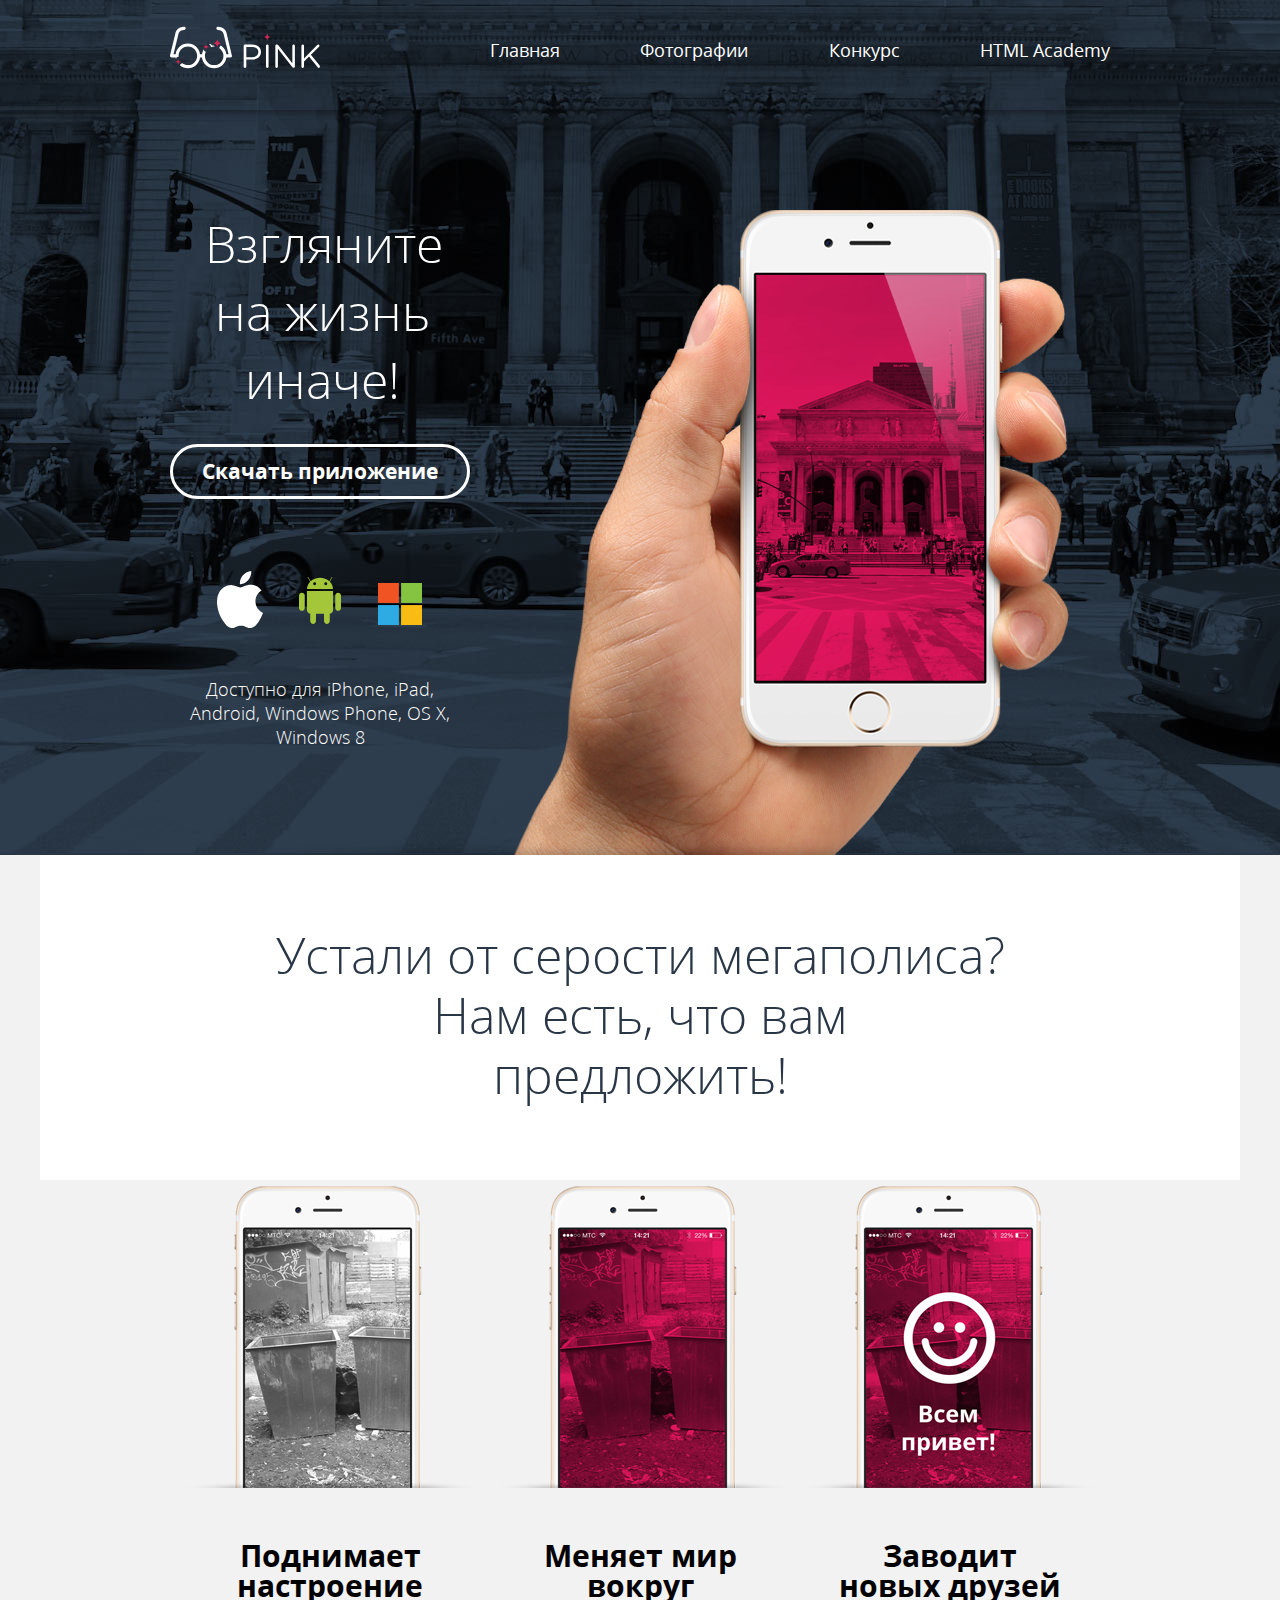
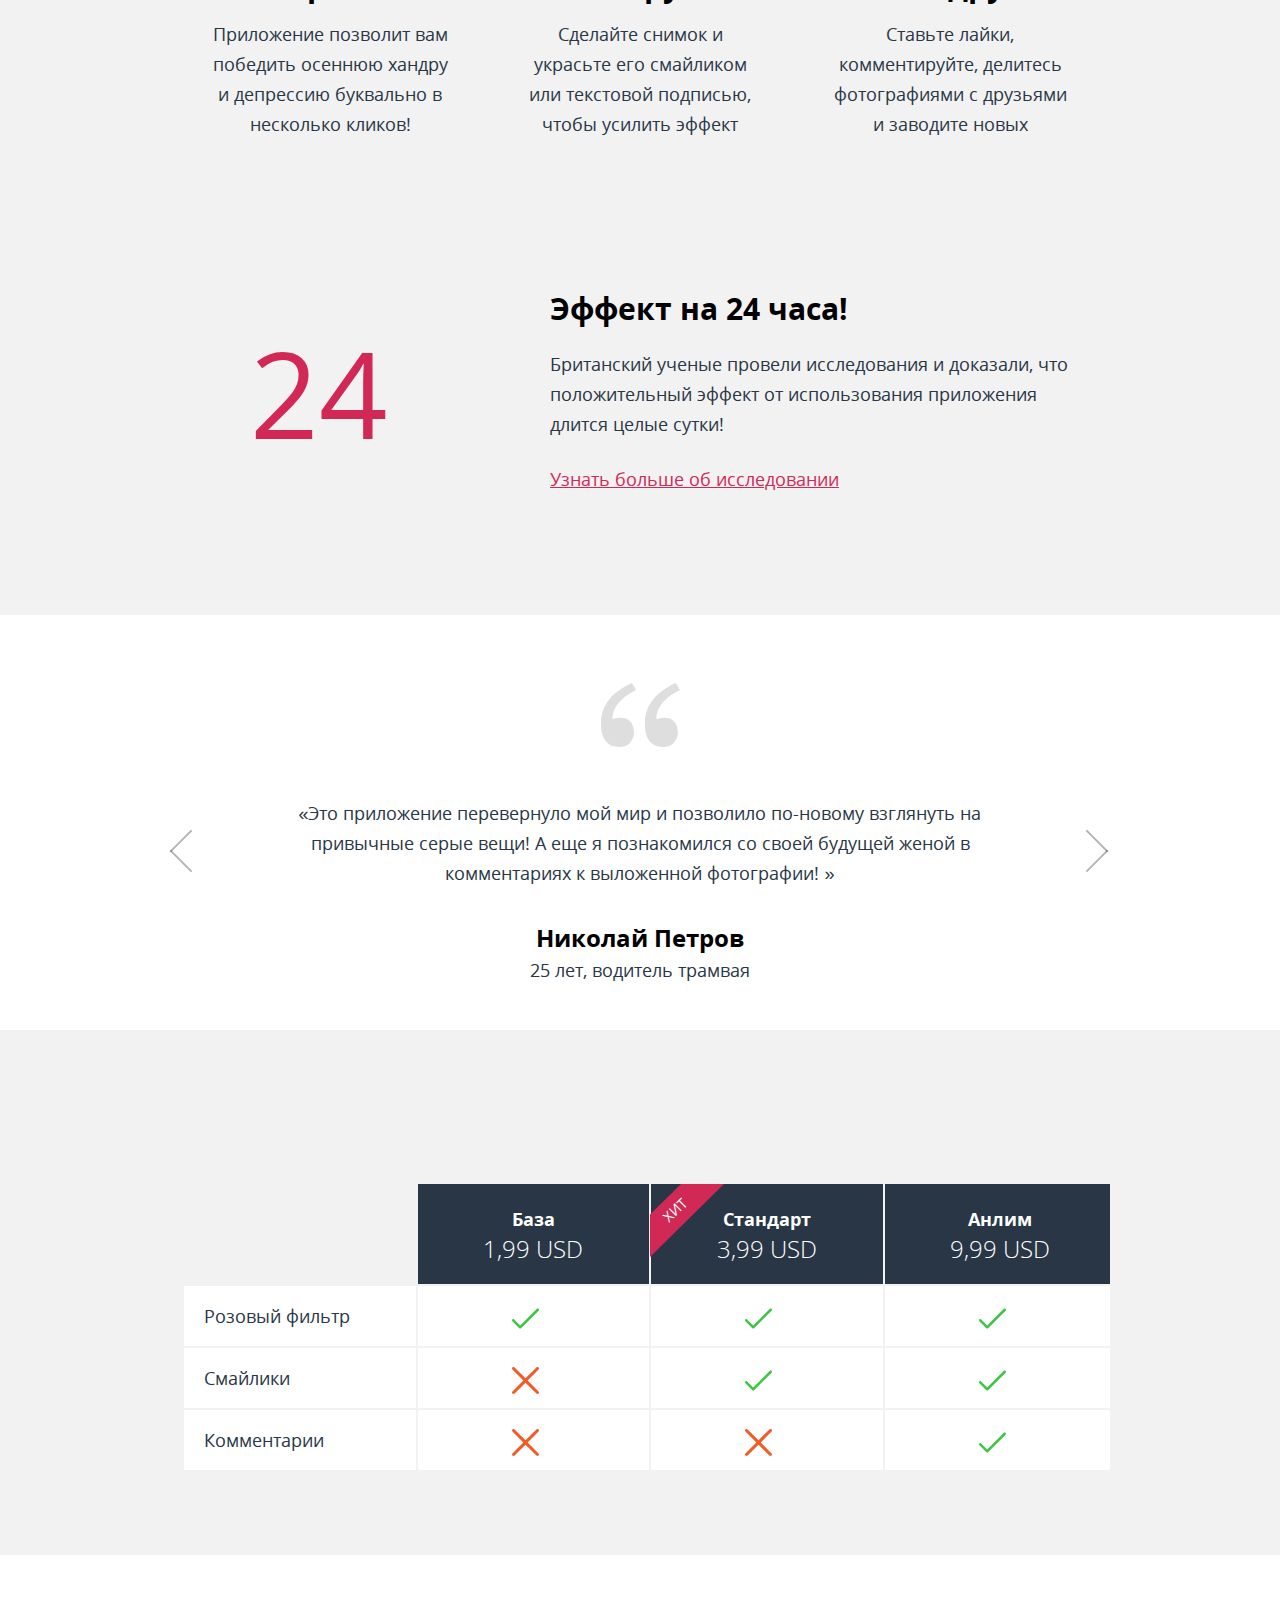
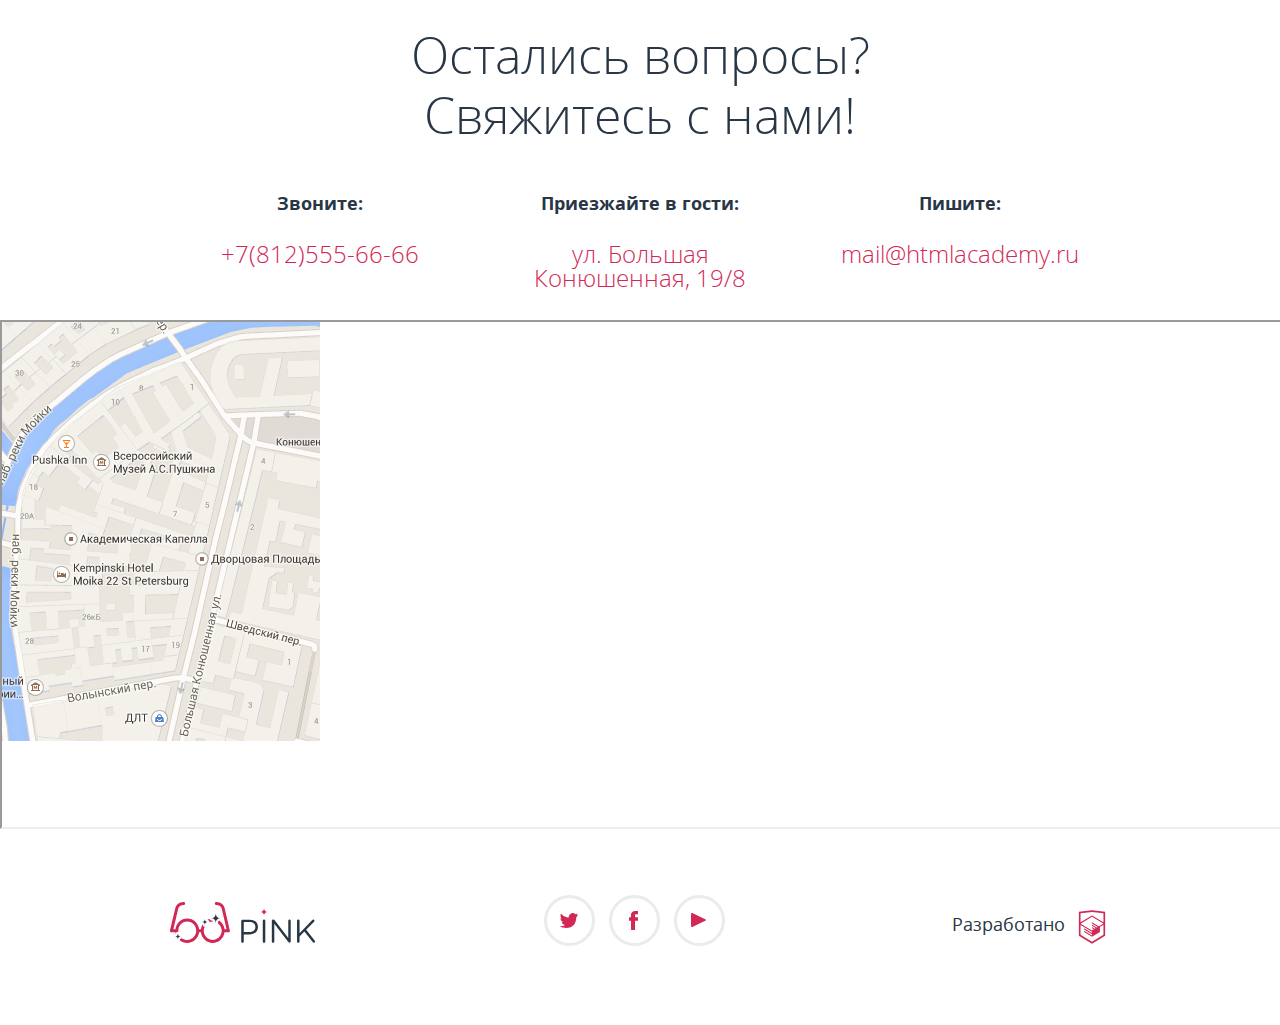
<file: index.html>
<!DOCTYPE html>
<html lang="ru">
  <head>
    <meta charset="utf-8">
    <meta name="viewport" content="width=device-width, initial-scale=1">
    <title>HTML Academy: Пинк</title>
    <link rel="stylesheet" href="css/style.css">
  </head>
  <body>
    <header class="page-header">
      <div class="page-header__wrapper">
      <a class="page-header__logo">
        <picture>
          <source media="(min-width: 1200px)" srcset="img/logo-pink-white-desktop.svg">
          <source media="(min-width: 660px)" srcset="img/logo-pink-white-tablet.svg">
          <img src="img/logo-pink-white-mobile.svg" width="80" height="30" alt="Пинк">
        </picture>
      </a>
      <nav class="main-nav main-nav--opened main-nav--nojs">
        <button class="main-nav__toggle" type="button">Открыть меню</button>
        <div class="main-nav__wrapper">
          <ul class="main-nav__list">
            <li class="main-nav__item main-nav__item--active">
              <a>Главная</a>
            </li>
            <li class="main-nav__item">
              <a href="photo.html">Фотографии</a>
            </li>
            <li class="main-nav__item">
              <a href="form.html">Конкурс</a>
            </li>
            <li class="main-nav__item">
              <a href="https://htmlacademy.ru/intensive/adaptive">HTML Academy</a>
            </li>
          </ul>
        </div>
      </nav>
      </div>
    </header>
    <main>
      <section class="page-title page-title--index">
        <h1>Взгляните на жизнь иначе!</h1>
        <div class="download">
          <div class="download__wrapper">
          <a class="download__btn btn" href="https://www.apple.com/ru/itunes/">Скачать приложение</a>
          <a class="download__link  download__link--ios" href="https://www.apple.com/ru/itunes/">Pink для iOS</a>
          <a class="download__link download__link--android" href="https://play.google.com/store">Pink на Android</a>
          <a class="download__link download__link--microsoft" href="https://www.microsoft.com/ru-by/">Windows Phone</a>
          <span class="download__paragraph">Доступно для iPhone, iPad, Android, Windows Phone, OS X, Windows 8</span>
          </div>
        </div>
      </section>
      <section class="benefits">
        <h2 class="benefits__title">
            <span class="benefits__title-question">Устали от серости мегаполиса?</span>
            <span  class="benefits__title-answer">Нам есть, что вам предложить!</span>
        </h2>
        <div class="benefits__wrapper">
          <div class="benefits__item">
            <h3 class="benefits__item-title">Поднимает настроение</h3>
            <p class="benefits__item-descr">Приложение позволит вам победить осеннюю хандру и депрессию буквально в несколько кликов!</p>
          </div>
          <div class="benefits__item">
            <h3 class="benefits__item-title">Меняет мир вокруг</h3>
            <p class="benefits__item-descr">Сделайте снимок и украсьте его смайликом или текстовой подписью, чтобы усилить эффект</p>
          </div>
          <div class="benefits__item">
            <h3 class="benefits__item-title">Заводит новых друзей</h3>
            <p class="benefits__item-descr">Ставьте лайки, комментируйте, делитесь фотографиями с друзьями и заводите новых</p>
          </div>
          <div class="benefits__item">
            <h3 class="benefits__item-title">Эффект на 24 часа!</h3>
            <p class="benefits__item-descr">Британский ученые провели исследования и доказали, что положительный эффект от использования приложения длится целые сутки!</p>
            <a class="benefits__link" href="#">Узнать больше об исследовании</a>
          </div>
        </div>
      </section>
      <section class="reviews">
        <div class="reviews__wrapper slider">
          <h2 class="reviews__title">Отзывы</h2> <!--скрыт-->
          <div class="reviews__list-wrapper slider-wrapper">
            <div class="reviews__list slider__inner">
              <blockquote class="reviews__item slider__item">
                <p>	&#171;Это приложение перевернуло мой мир и позволило по-новому взглянуть на привычные серые вещи! А еще я познакомился со своей будущей женой в комментариях к выложенной фотографии!	&#187;</p>
                <cite class="reviews__author-name">Николай Петров</cite>
                <span class="reviews__author-descr">25 лет, водитель трамвая</span>
              </blockquote>
            </div>
          </div>
          <button class="reviews__prev" type="button">Предыдущий отзыв</button>
          <button class="reviews__next" type="button">Следующий отзыв</button>
          <div class="reviews__pagination slider__pagination">
            <span class="slider__pagination-item slider__pagination-item--active"></span>
            <span class="slider__pagination-item"></span>
            <span class="slider__pagination-item"></span>
          </div>
        </div>
      </section>
      <section class="price">
        <div class="price__wrapper slider">
          <h2 class="price__title">Тарифы</h2> <!--скрыт-->
          <div class="price__table-wrapper slider-wrapper">
            <table class="price__table slider-inner">
              <tr>
                <th class="price__tariff price__tariff--empty"></th>
                <th class="price__tariff">База <span class="price__num">1,99 USD</span></th>
                <th class="price__tariff price__tariff--hit">Стандарт <span class="price__num">3,99 USD</span></th>
                <th class="price__tariff">Анлим <span class="price__num">9,99 USD</span></th>
              </tr>
              <tr>
                <td class="price__descr">Розовый фильтр</td>
                <td class="price__tick"><span class="price__tick--descr">Розовый фильтр</span>Есть</td>
                <td class="price__tick"><span class="price__tick--descr">Розовый фильтр</span>Есть</td>
                <td class="price__tick"><span class="price__tick--descr">Розовый фильтр</span>Есть</td>
              </tr>
              <tr>
                <td class="price__descr">Смайлики</td>
                <td class="price__cross"><span class="price__tick--descr">Смайлики</span>Нет</td>
                <td class="price__tick"><span class="price__tick--descr">Смайлики</span>Есть</td>
                <td class="price__tick"><span class="price__tick--descr">Смайлики</span>Есть</td>
              </tr>
              <tr>
                <td class="price__descr">Комментарии</td>
                <td class="price__cross"><span class="price__tick--descr">Комментарии</span>Нет</td>
                <td class="price__cross"><span class="price__tick--descr">Комментарии</span>Нет</td>
                <td class="price__tick"><span class="price__tick--descr">Комментарии</span>Есть</td>
              </tr>
            </table>
          </div>
          <div class="price__pagination slider__pagination">
            <span class="slider__pagination-item"></span>
            <span class="slider__pagination-item  slider__pagination-item--active"></span>
            <span class="slider__pagination-item"></span>
          </div>
        </div>
      </section>
      <section class="contacts">
        <div class="contacts__wrapper">
          <h2 class="contacts__title">Остались вопросы? Свяжитесь с нами!</h2>
          <div class="contacts__item">
            <h3>Звоните:</h3>
            <p>
              <a href="tel:+78125556666">+7(812)555-66-66</a>
            </p>
          </div>
          <div class="contacts__item">
            <h3>Приезжайте в гости:</h3>
            <p>ул. Большая Конюшенная, 19/8</p>
          </div>
          <div class="contacts__item">
            <h3>Пишите:</h3>
            <p>
              <a href="#">mail@htmlacademy.ru</a>
            </p>
          </div>
        </div>
      </section>
      <div class="map">
        <iframe src="https://www.google.com/maps/embed?pb=!1m18!1m12!1m3!1d1998.5991043651568!2d30.320894615867413!3d59.938794181876276!2m3!1f0!2f0!3f0!3m2!1i1024!2i768!4f13.1!3m3!1m2!1s0x4696310fca5ba729%3A0xea9c53d4493c879f!2z0JHQvtC70YzRiNCw0Y8g0JrQvtC90Y7RiNC10L3QvdCw0Y8g0YPQuy4sIDE5LCDQodCw0L3QutGCLdCf0LXRgtC10YDQsdGD0YDQsywgMTkxMTg2!5e0!3m2!1sru!2sru!4v1494188979570" allowfullscreen></iframe>
      </div>
    </main>
    <footer class="page-footer page-footer--index">
      <div class="page-footer__wrapper">
        <div class="page-footer__logo">
          <picture>
            <source media="(min-width: 1200px)" srcset="img/logo-pink-blue-desktop.svg">
            <img src="img/logo-pink-blue-mobile.svg" width="145" height="50" alt="Пинк">
          </picture>
        </div>
        <div class="page-footer__social">
          <a class="social-link social-link--tw" href="#">Твиттер</a>
          <a class="social-link social-link--fb" href="#">Фейсбук</a>
          <a class="social-link social-link--youtube" href="#">Ютуб</a>
        </div>
        <div class="page-footer__copyright">
          <a href="https://htmlacademy.ru/intensive/adaptive">Разработано</a>
        </div>
      </div>
    </footer>
    <script src="js/picturefill.js"></script>
    <script src="js/script.js"></script>
  </body>
</html>
</file>
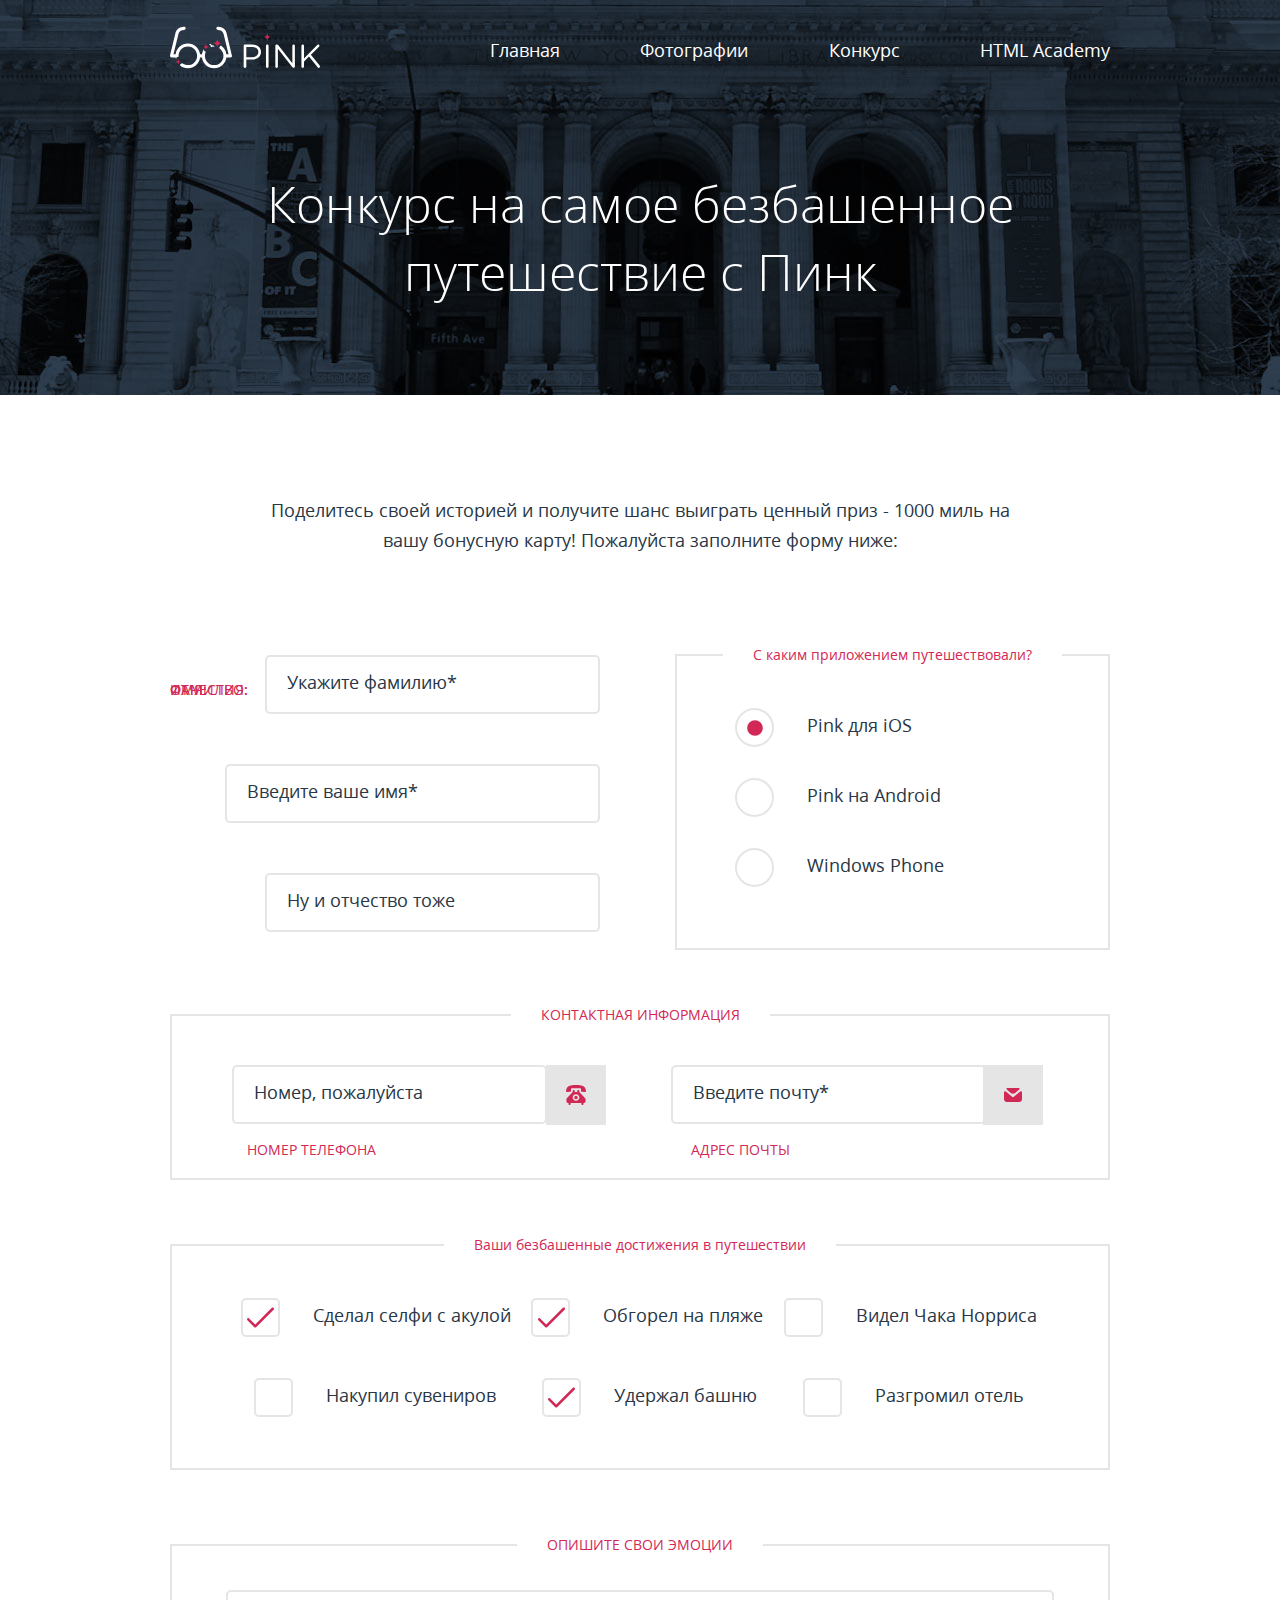
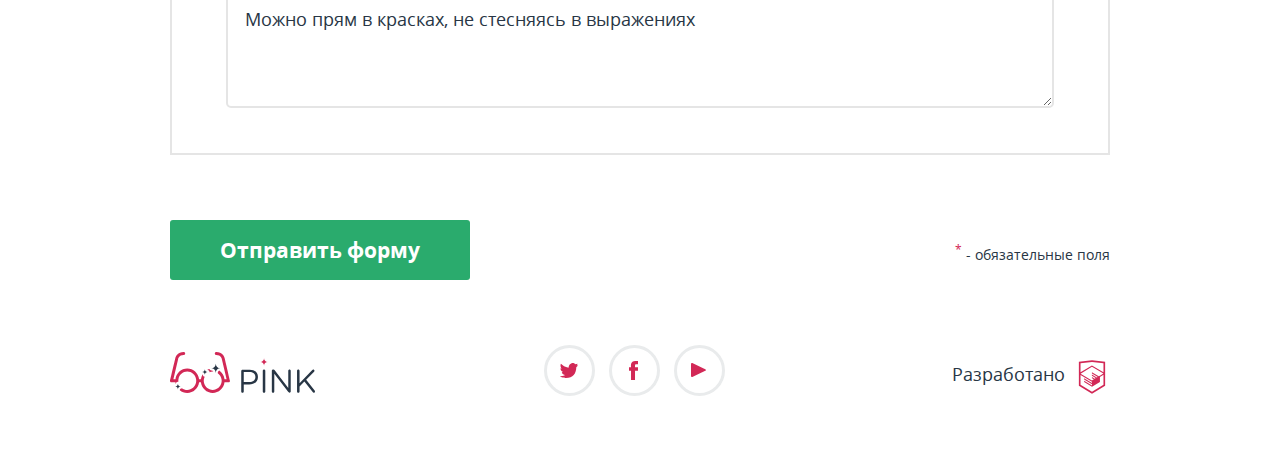
<file: form.html>
<!DOCTYPE html>
<html lang="ru">
  <head>
    <meta charset="utf-8">
    <meta name="viewport" content="width=device-width, initial-scale=1">
    <title>HTML Academy: Пинк</title>
    <link rel="stylesheet" href="css/style.css">
  </head>
  <body>
    <header class="page-header">
      <div class="page-header__wrapper">
      <a class="page-header__logo" href="index.html">
        <picture>
          <source media="(min-width: 1200px)" srcset="img/logo-pink-white-desktop.svg">
          <source media="(min-width: 660px)" srcset="img/logo-pink-white-tablet.svg">
          <img src="img/logo-pink-white-mobile.svg" width="80" height="30" alt="Пинк">
        </picture>
      </a>
      <nav class="main-nav main-nav--opened main-nav--nojs">
        <button class="main-nav__toggle" type="button">Открыть меню</button>
        <div class="main-nav__wrapper">
          <ul class="main-nav__list">
            <li class="main-nav__item">
              <a href="index.html">Главная</a>
            </li>
            <li class="main-nav__item">
              <a href="photo.html">Фотографии</a>
            </li>
            <li class="main-nav__item  main-nav__item--active">
              <a>Конкурс</a>
            </li>
            <li class="main-nav__item">
              <a href="https://htmlacademy.ru/intensive/adaptive">HTML Academy</a>
            </li>
          </ul>
        </div>
      </nav>
      </div>
    </header>
    <main>
    <section class="form">
      <div class="page-title">
        <h1>Конкурс на самое безбашенное путешествие с Пинк</h1>
      </div>
      <div class="form__wrapper">
        <p class="form__descr descr">Поделитесь своей историей и получите шанс выиграть ценный приз - 1000 миль на вашу бонусную карту!
          <span class="descr__part">Пожалуйста заполните форму ниже:</span>
        </p>
        <form class="form__field" action="https://echo.htmlacademy.ru" method="get">

          <fieldset class="form__section form__section--name text">
            <label class="text__label" for="last-name">Фамилия:</label>
            <input class="text__input input" type="text" id="last-name" name="last-name" placeholder="Укажите фамилию*" required>
            <label class="text__label" for="first-name">Имя:</label>
            <input class="text__input input input--long" type="text" id="first-name" name="first-name" placeholder="Введите ваше имя*" required>
            <label class="text__label" for="middle-name">Отчество:</label>
            <input class="text__input input" type="text" id="middle-name" name="middle-name" placeholder="Ну и отчество тоже">
          </fieldset>

          <fieldset class="form__section form__section--achievements form__section--grey">
            <legend class="form__section-title">Ваши безбашенные достижения в путешествии</legend>
            <ul class="form__section-list">
              <li class="custom-checkbox">
                <input class="custom-checkbox__input" type="checkbox" id="shark" name="achievements" value="Сделал селфи с акулой" checked>
                <label class="custom-checkbox__label" for="shark">Сделал селфи с акулой</label>
              </li>
              <li class="custom-checkbox">
                <input class="custom-checkbox__input" type="checkbox" id="beach" name="achievements" value="Обгорел на пляже" checked>
                <label class="custom-checkbox__label" for="beach">Обгорел на пляже</label>
              </li>
              <li class="custom-checkbox">
                <input class="custom-checkbox__input" type="checkbox" id="norris" name="achievements" value="Видел Чака Норриса">
                <label class="custom-checkbox__label" for="norris">Видел Чака Норриса</label>
              </li>
              <li class="custom-checkbox">
                <input class="custom-checkbox__input" type="checkbox" id="souvenirs" name="achievements" value="Накупил сувениров">
                <label class="custom-checkbox__label" for="souvenirs">Накупил сувениров</label>
              </li>
              <li class="custom-checkbox">
                <input class="custom-checkbox__input" type="checkbox" id="tower" name="achievements" value="Удержал башню" checked>
                <label class="custom-checkbox__label" for="tower">Удержал башню</label>
              </li>
              <li class="custom-checkbox">
                <input class="custom-checkbox__input" type="checkbox" id="hotel" name="achievements" value="Разгромил отель">
                <label class="custom-checkbox__label" for="hotel">Разгромил отель</label>
              </li>
            </ul>
          </fieldset>

          <fieldset class="form__section form__section--contacts text">
            <legend class="form__section-title form__section-title--hidden">Контактная информация</legend>
            <label class="text__label text__label--low" for="tel">Номер телефона</label>
            <input class="text__input input input--short input--left" type="tel" id="tel" name="tel" placeholder="Номер, пожалуйста">
            <label class="text__label text__label--low text__label--right" for="email">Адрес почты</label>
            <input class="text__input input input--short input--right" type="email" id="email" name="email" placeholder="Введите почту*" required>
          </fieldset>

          <fieldset class="form__section form__section--app form__section--grey">
            <legend class="form__section-title">С каким приложением путешествовали?</legend>
            <ul class="form__section-list">
              <li class="custom-radio">
                <input class="custom-radio__input" type="radio" id="ios" name="app" value="Pink для iOS" checked>
                <label class="custom-radio__label" for="ios">Pink для iOS</label>
              </li>
              <li class="custom-radio">
                <input class="custom-radio__input" type="radio" id="android" name="app" value="Pink на Android">
                <label class="custom-radio__label" for="android">Pink на Android</label>
              </li>
              <li class="custom-radio">
                <input class="custom-radio__input" type="radio" id="microsoft" name="app" value="Windows Phone">
                <label class="custom-radio__label" for="microsoft">Windows Phone</label>
              </li>
            </ul>
          </fieldset>

          <fieldset class="form__section form__section--comment text">
            <legend class="form__section-title  form__section-title--white">Опишите свои эмоции</legend>
            <textarea class="text__field" id="textarea" name="text" placeholder="Можно прям в красках, не стесняясь в выражениях"></textarea>
          </fieldset>

          <button class="form__btn btn btn--green" type="submit">Отправить форму</button>
          <span class="form__legend"><sup>*</sup> - обязательные поля</span>

        </form>
      </div>
    </section>
    </main>
    <footer class="page-footer">
      <div class="page-footer__wrapper">
        <div class="page-footer__logo">
          <picture>
            <source media="(min-width: 1200px)" srcset="img/logo-pink-blue-desktop.svg">
            <img src="img/logo-pink-blue-mobile.svg" width="145" height="50" alt="Пинк">
          </picture>
        </div>
        <div class="page-footer__social">
          <a class="social-link social-link--tw" href="#">Твиттер</a>
          <a class="social-link social-link--fb" href="#">Фейсбук</a>
          <a class="social-link social-link--youtube" href="#">Ютуб</a>
        </div>
        <div class="page-footer__copyright">
          <a href="#">Разработано</a>
        </div>
      </div>
    </footer>
    <div class="modal modal--error">
      <b class="modal__title">Что-то пошло не так!</b>
      <p class="modal__text">Проверьте поля, выделенные красным, скорее всего вы забыли их заполнить</p>
      <button class="modal__close btn btn--green" type="button" title="Ок">Ок</button>
    </div>
    <div class="modal modal--success">
      <b class="modal__title modal__title--wide">Ваша заявка отправлена</b>
      <p class="modal__text modal__text--wide">Спасибо за ваше участие, ваша заявка уже поступила к нам. В ближайшее время мы рассмотрим ее и оповестим вас.</p>
      <button class="modal__close modal__close--grey btn btn--green" type="button" title="Закрыть окно">Закрыть окно</button>
    </div>
    <script src="js/picturefill.js"></script>
    <script src="js/script.js"></script>
  </body>
</html>
</file>
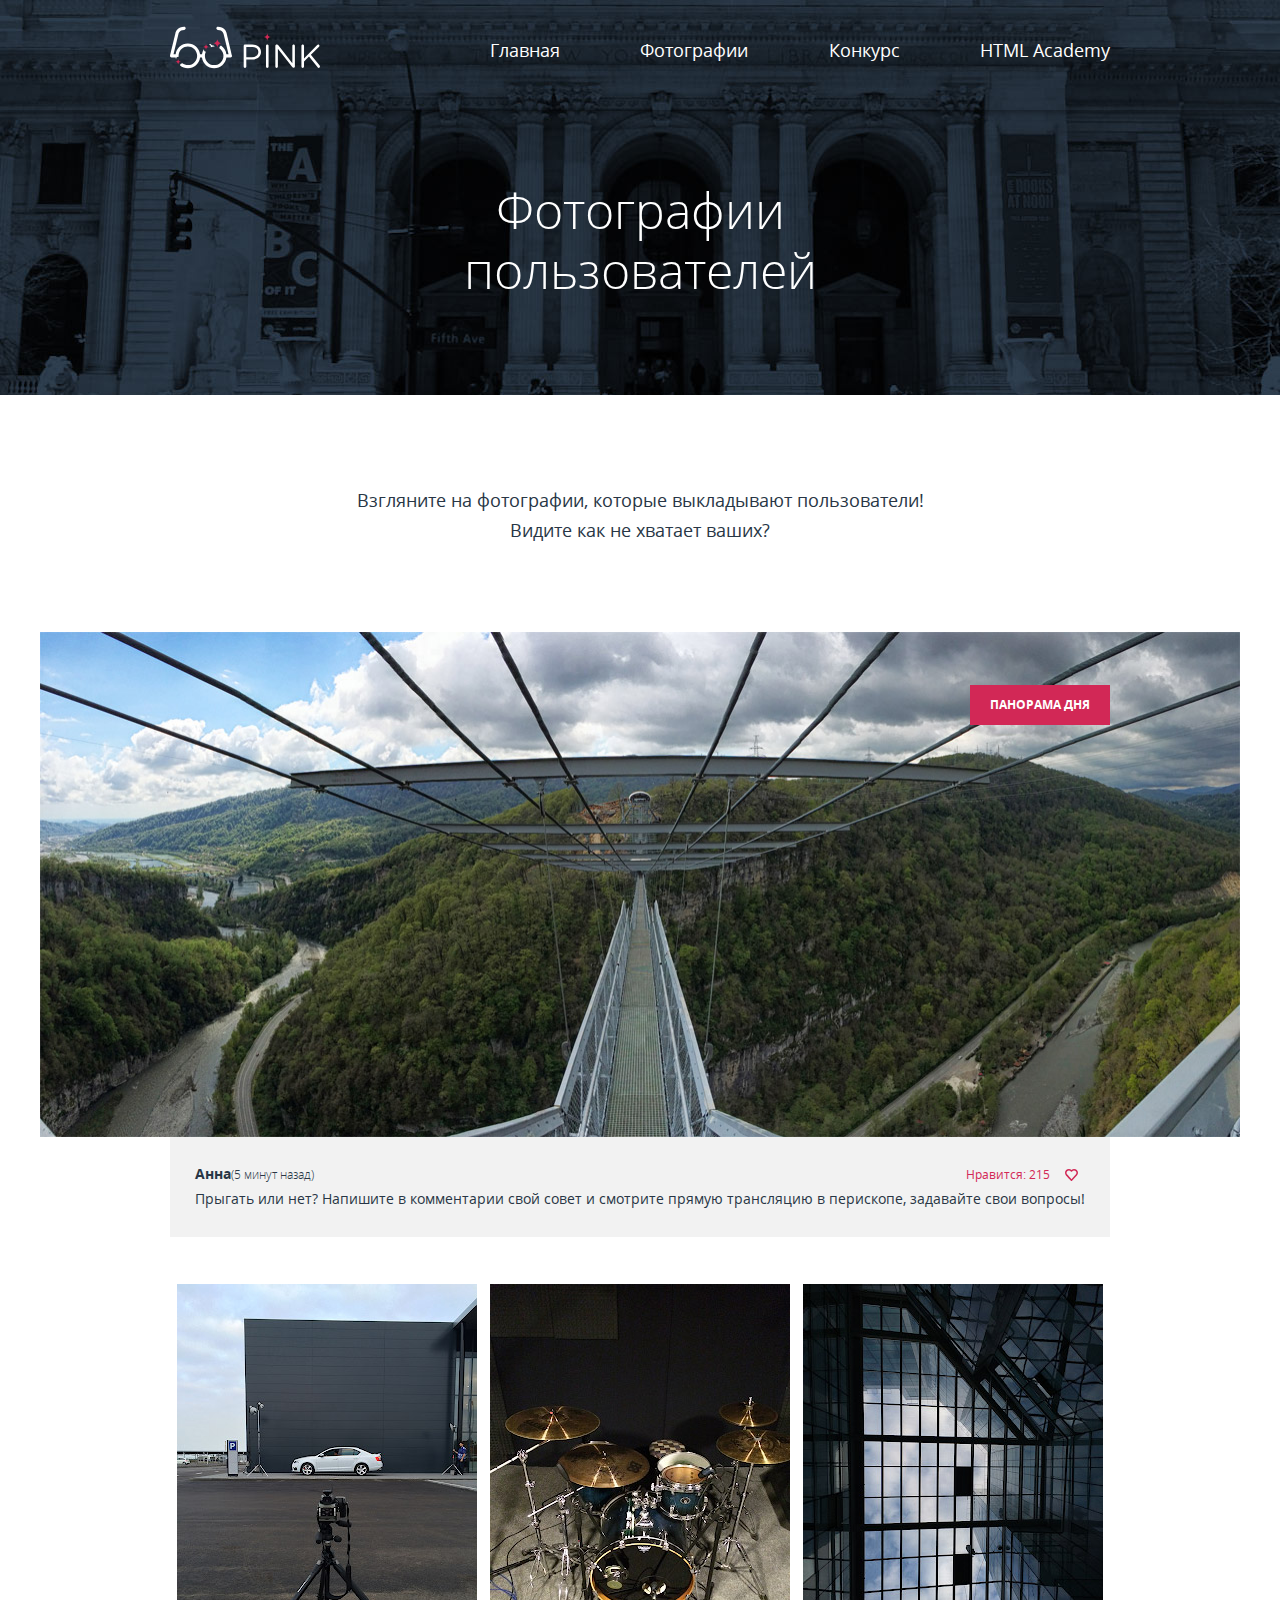
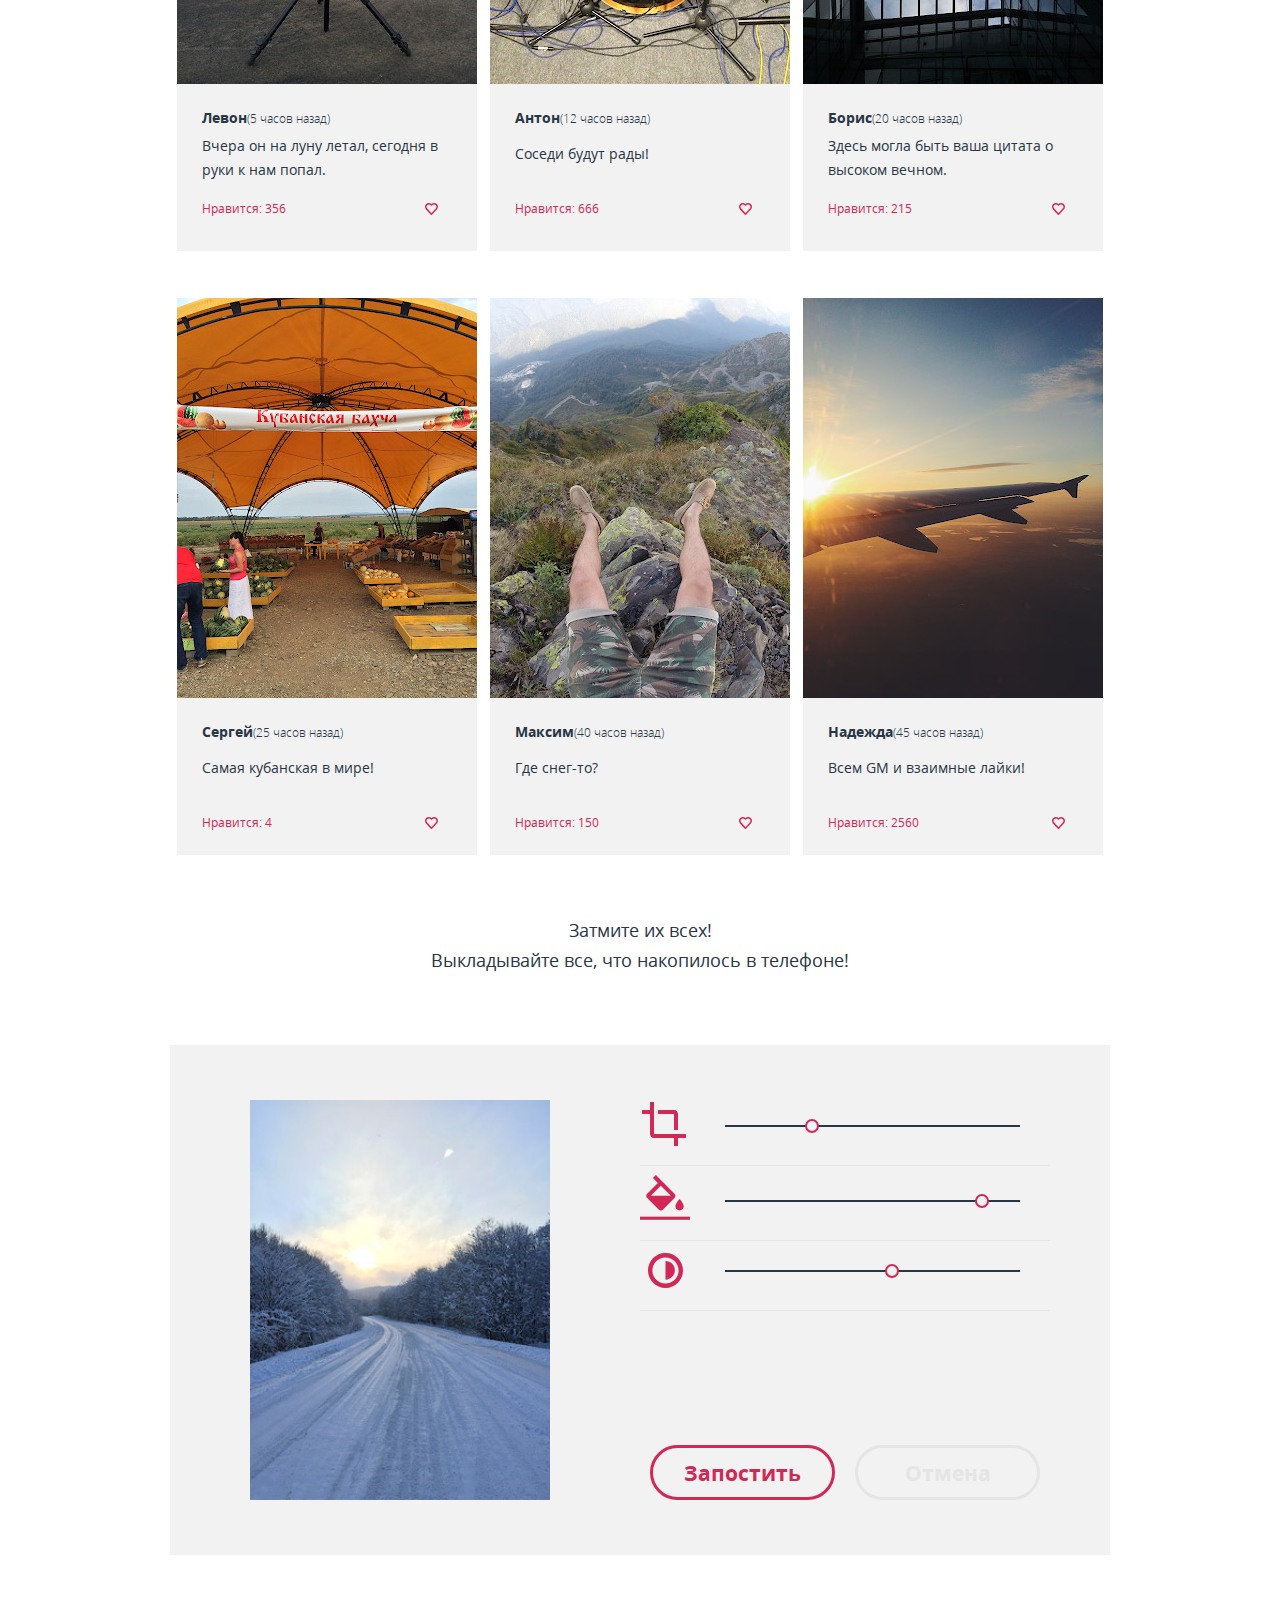
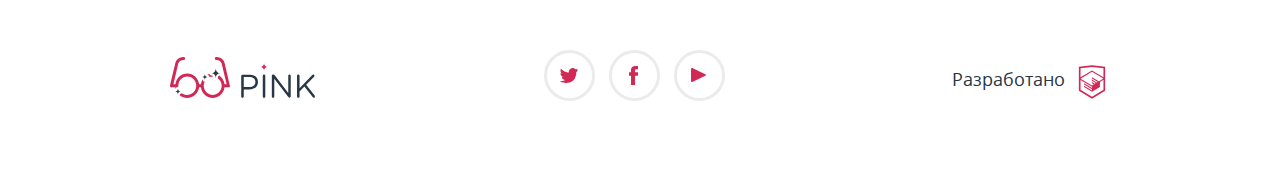
<file: photo.html>
<!DOCTYPE html>
<html lang="ru">
  <head>
    <meta charset="utf-8">
    <meta name="viewport" content="width=device-width, initial-scale=1">
    <title>HTML Academy: Пинк</title>
    <link rel="stylesheet" href="css/style.css">
  </head>
  <body>
    <header class="page-header">
      <div class="page-header__wrapper">
      <a class="page-header__logo" href="index.html">
        <picture>
          <source media="(min-width: 1200px)" srcset="img/logo-pink-white-desktop.svg">
          <source media="(min-width: 660px)" srcset="img/logo-pink-white-tablet.svg">
          <img src="img/logo-pink-white-mobile.svg" width="80" height="30" alt="Пинк">
        </picture>
      </a>
      <nav class="main-nav main-nav--opened main-nav--nojs">
        <button class="main-nav__toggle" type="button">Открыть меню</button>
        <div class="main-nav__wrapper">
          <ul class="main-nav__list">
            <li class="main-nav__item">
              <a href="index.html">Главная</a>
            </li>
            <li class="main-nav__item main-nav__item--active">
              <a>Фотографии</a>
            </li>
            <li class="main-nav__item">
              <a href="form.html">Конкурс</a>
            </li>
            <li class="main-nav__item">
              <a href="https://htmlacademy.ru/intensive/adaptive">HTML Academy</a>
            </li>
          </ul>
        </div>
      </nav>
      </div>
    </header>
    <main>
    <section class="album">
      <div class="page-title">
        <h1>Фотографии пользователей</h1>
      </div>
      <div class="album__wrapper">
        <p class="album__descr descr">Взгляните на фотографии, которые выкладывают пользователи! Видите как не хватает ваших?</p>

        <article class="album__photo photo photo--day">
          <a class="photo__link photo__link--day" href="img/panorama-desktop@2x.jpg">
            <picture>
              <source media="(min-width: 1200px)" srcset="img/panorama-desktop@1x.jpg 1x, img/panorama-desktop@2x.jpg 2x">
              <source media="(min-width: 660px)" srcset="img/panorama-tablet@1x.jpg 1x, img/panorama-tablet@2x.jpg 2x">
              <img class="photo__pict" src="img/panorama-mobile@1x.jpg" srcset="img/panorama-mobile@2x.jpg 2x" alt="Панорама">
            </picture>
          </a>
          <blockquote class="photo__comment comment comment--day">
            <h3 class="photo__author author">Анна</h3>
            <span class="photo__time">(5 минут назад)</span>
            <p>Прыгать или нет? Напишите в комментарии свой совет и смотрите прямую трансляцию в перископе, задавайте свои вопросы!</p>
            <span class="photo__likes likes likes--day">Нравится: 215</span>
          </blockquote>
        </article>

        <article class="album__photo photo">
          <a class="photo__link" href="img/photo-car-desktop@2x.jpg">
            <picture>
              <source media="(min-width: 1200px)" srcset="img/photo-car-desktop@1x.jpg 1x, img/photo-car-desktop@2x.jpg 2x">
              <source media="(min-width: 660px)" srcset="img/photo-car-tablet@1x.jpg 1x, img/photo-car-tablet@2x.jpg 2x">
              <img class="photo__pict" src="img/photo-car-mobile@1x.jpg" srcset="img/photo-car-mobile@2x.jpg 2x" alt="Машина">
            </picture>
          </a>
          <blockquote class="photo__comment comment">
            <h3 class="photo__author author">Левон</h3>
            <span class="photo__time">(5 часов назад)</span>
            <p>Вчера он на луну летал, сегодня в руки к нам попал.</p>
            <span class="photo__likes likes">Нравится: 356</span>
          </blockquote>
        </article>

        <article class="album__photo photo">
          <a class="photo__link" href="img/photo-drumset-desktop@2x.jpg">
            <picture>
              <source media="(min-width: 1200px)" srcset="img/photo-drumset-desktop@1x.jpg 1x, img/photo-drumset-desktop@2x.jpg 2x">
              <source media="(min-width: 660px)" srcset="img/photo-drumset-tablet@1x.jpg 1x, img/photo-drumset-tablet@2x.jpg 2x">
              <img class="photo__pict" src="img/photo-drumset-mobile@1x.jpg" srcset="img/photo-drumset-mobile@2x.jpg 2x" alt="Барабанная установка">
            </picture>
          </a>
          <blockquote class="photo__comment comment">
            <h3 class="photo__author author">Антон</h3>
            <span class="photo__time">(12 часов назад)</span>
            <p>Соседи будут рады!</p>
            <span class="photo__likes likes">Нравится: 666</span>
          </blockquote>
        </article>

        <article class="album__photo photo">
          <a class="photo__link" href="img/photo-window-desktop@2x.jpg">
            <picture>
              <source media="(min-width: 1200px)" srcset="img/photo-window-desktop@1x.jpg 1x, img/photo-window-desktop@2x.jpg 2x">
              <source media="(min-width: 660px)" srcset="img/photo-window-tablet@1x.jpg 1x, img/photo-window-tablet@2x.jpg 2x">
              <img class="photo__pict" src="img/photo-window-mobile@1x.jpg" srcset="img/photo-window-mobile@2x.jpg 2x" alt="Окно">
            </picture>
          </a>
          <blockquote class="photo__comment comment">
            <h3 class="photo__author author">Борис</h3>
            <span class="photo__time">(20 часов назад)</span>
            <p>Здесь могла быть ваша цитата о высоком вечном.</p>
            <span class="photo__likes likes">Нравится: 215</span>
          </blockquote>
        </article>

        <article class="album__photo photo">
          <a class="photo__link" href="img/photo-fair-desktop@2x.jpg">
            <picture>
              <source media="(min-width: 1200px)" srcset="img/photo-fair-desktop@1x.jpg 1x, img/photo-fair-desktop@2x.jpg 2x">
              <source media="(min-width: 660px)" srcset="img/photo-fair-tablet@1x.jpg 1x, img/photo-fair-tablet@2x.jpg 2x">
              <img class="photo__pict" src="img/photo-fair-mobile@1x.jpg" srcset="img/photo-fair-mobile@2x.jpg 2x" alt="Ярмарка">
            </picture>
          </a>
          <blockquote class="photo__comment comment">
            <h3 class="photo__author author">Сергей</h3>
            <span class="photo__time">(25 часов назад)</span>
            <p>Самая кубанская в мире!</p>
            <span class="photo__likes likes">Нравится: 4</span>
          </blockquote>
        </article>

        <article class="album__photo photo">
          <a class="photo__link" href="img/photo-pov-desktop@2x.jpg">
            <picture>
              <source media="(min-width: 1200px)" srcset="img/photo-pov-desktop@1x.jpg 1x, img/photo-pov-desktop@2x.jpg 2x">
              <source media="(min-width: 660px)" srcset="img/photo-pov-tablet@1x.jpg 1x, img/photo-pov-tablet@2x.jpg 2x">
              <img class="photo__pict" src="img/photo-pov-mobile@1x.jpg" srcset="img/photo-pov-mobile@2x.jpg 2x" alt="Вид">
            </picture>
          </a>
          <blockquote class="photo__comment comment">
            <h3 class="photo__author author">Максим</h3>
            <span class="photo__time">(40 часов назад)</span>
            <p>Где снег-то?</p>
            <span class="photo__likes likes">Нравится: 150</span>
          </blockquote>
        </article>

        <article class="album__photo photo">
          <a class="photo__link" href="img/photo-wing-desktop@2x.jpg">
            <picture>
              <source media="(min-width: 1200px)" srcset="img/photo-wing-desktop@1x.jpg 1x, img/photo-wing-desktop@2x.jpg 2x">
              <source media="(min-width: 660px)" srcset="img/photo-wing-tablet@1x.jpg 1x, img/photo-wing-tablet@2x.jpg 2x">
              <img class="photo__pict" src="img/photo-wing-mobile@1x.jpg" srcset="img/photo-wing-mobile@2x.jpg 2x" alt="Крыло">
            </picture>
          </a>
          <blockquote class="photo__comment comment">
            <h3 class="photo__author author">Надежда</h3>
            <span class="photo__time">(45 часов назад)</span>
            <p>Всем GM и взаимные лайки!</p>
            <span class="photo__likes likes">Нравится: 2560</span>
          </blockquote>
        </article>

      </div>
    </section>
    <section class="image-editor">
      <div class="image-editor__wrapper">
        <h2 class="image-editor__descr descr">Затмите их всех!<br> Выкладывайте все, что накопилось в телефоне!</h2>
        <div class="image-editor__field">
          <img src="img/photo-road-mobile@1x.jpg" srcset="img/photo-road-mobile@2x.jpg 2x" alt="Редактируемое изображение">
          <form class="image-editor__form" action="https://echo.htmlacademy.ru" method="get">
            <div class="image-editor__range range range--crop range--active">
              <div class="range__scale range__scale--active"></div>
              <div class="range__toggle range__toggle--active"></div>
            </div>
            <div class="image-editor__range range range--fill">
              <div class="range__scale"></div>
              <div class="range__toggle range__toggle--medium"></div>
            </div>
            <div class="image-editor__range range range--contrast">
              <div class="range__scale"></div>
              <div class="range__toggle range__toggle--bottom"></div>
            </div>
            <button class="image-editor__btn btn btn--red" type="submit" value="Запостить">Запостить</button>
            <button class="image-editor__btn btn btn--grey" type="reset" value="Отмена">Отмена</button>
          </form>
        </div>
      </div>
    </section>
    </main>
    <footer class="page-footer">
      <div class="page-footer__wrapper">
        <div class="page-footer__logo">
          <picture>
            <source media="(min-width: 1200px)" srcset="img/logo-pink-blue-desktop.svg">
            <img src="img/logo-pink-blue-mobile.svg" width="145" height="50" alt="Пинк">
          </picture>
        </div>
        <div class="page-footer__social">
          <a class="social-link social-link--tw" href="#">Твиттер</a>
          <a class="social-link social-link--fb" href="#">Фейсбук</a>
          <a class="social-link social-link--youtube" href="#">Ютуб</a>
        </div>
        <div class="page-footer__copyright">
          <a href="#">Разработано</a>
        </div>
      </div>
    </footer>
    <script src="js/picturefill.js"></script>
    <script src="js/script.js"></script>
  </body>
</html>
</file>
<file: css/style.css>
body {
  font-family: "Open Sans", "Arial", sans-serif;
  margin: 0;
}
img {
  max-width: 100%;
  height: auto;
}
@font-face {
  font-family: "Open Sans";
  font-style: normal;
  font-weight: 400;
  src: local("Open Sans"), url("../fonts/opensans.woff2") format("woff2"), url("../fonts/opensans.woff") format("woff");
}
@font-face {
  font-family: "Open Sans";
  font-style: normal;
  font-weight: 700;
  src: local("Open Sans Bold"), url("../fonts/opensansbold.woff2") format("woff2"), url("../fonts/opensansbold.woff") format("woff");
}
@font-face {
  font-family: "Open Sans";
  font-style: normal;
  font-weight: 300;
  src: local("Open Sans Light"), url("../fonts/opensanslight.woff2") format("woff2"), url("../fonts/opensanslight.woff") format("woff");
}
.page-header {
  position: relative;
  z-index: 1;
  background-color: #283645;
  -webkit-box-shadow: 0 3px 7px 0 rgba(0, 0, 0, 0.35);
          box-shadow: 0 3px 7px 0 rgba(0, 0, 0, 0.35);
}
.page-header__wrapper {
  width: 320px;
  min-height: 65px;
  margin: 0 auto;
}
.page-header__logo img {
  width: 75px;
  height: 30px;
  margin: 20px 20px;
}
.main-nav {
  position: relative;
  margin: 0 auto;
}
.main-nav__wrapper {
  width: 320px;
  margin: 0 auto;
}
.main-nav__toggle {
  position: absolute;
  top: -65px;
  right: 10px;
  z-index: 2;
  display: block;
  width: 70px;
  height: 50px;
  font-size: 0;
  background-color: transparent;
  cursor: pointer;
  border: none;
}
.main-nav--closed .main-nav__toggle::before {
  content: "";
  position: absolute;
  top: 15px;
  left: 17px;
  width: 40px;
  height: 4px;
  background-color: #ffffff;
  -webkit-box-shadow: 0 8px 0 0 #ffffff,
              0 16px 0 0 #ffffff;
          box-shadow: 0 8px 0 0 #ffffff,
              0 16px 0 0 #ffffff;
}
.main-nav--closed .main-nav__toggle:active::before {
  background-color: rgba(255, 255, 255, 0.3);
  -webkit-box-shadow: 0 8px 0 0 rgba(255, 255, 255, 0.3), 0 16px 0 0 rgba(255, 255, 255, 0.3);
          box-shadow: 0 8px 0 0 rgba(255, 255, 255, 0.3), 0 16px 0 0 rgba(255, 255, 255, 0.3);
}
.main-nav--opened .main-nav__toggle::before,
.main-nav--opened .main-nav__toggle::after {
  content: "";
  position: absolute;
  width: 30px;
  height: 4px;
  background-color: #ffffff;
}
.main-nav--opened .main-nav__toggle::before {
  -webkit-transform: rotate(45deg);
          transform: rotate(45deg);
  -webkit-box-shadow: none;
          box-shadow: none;
}
.main-nav--opened .main-nav__toggle::after {
  -webkit-transform: rotate(-45deg);
          transform: rotate(-45deg);
}
.main-nav--opened .main-nav__toggle:active::before,
.main-nav--opened .main-nav__toggle:active::after {
  background-color: rgba(255, 255, 255, 0.3);
}
.main-nav__list {
  margin: 0;
  padding: 0;
  list-style: none;
}
.main-nav__item {
  font-style: normal;
  font-weight: 700;
  font-size: 18px;
  line-height: 32px;
  color: #ffffff;
  background-color: #283645;
}
.main-nav__item a {
  display: block;
  padding: 16px 21px;
  padding-bottom: 14px;
  font-style: normal;
  font-weight: 700;
  font-size: 18px;
  line-height: 32px;
  color: #ffffff;
  text-align: center;
  text-transform: uppercase;
  text-decoration: none;
  background-color: #283645;
  -webkit-box-shadow: inset 0 -1px 0 0 #000000, inset 0 1px 0 0 rgba(255, 255, 255, 0.15);
          box-shadow: inset 0 -1px 0 0 #000000, inset 0 1px 0 0 rgba(255, 255, 255, 0.15);
}
.page-title {
  width: 100%;
  height: 240px;
  margin-top: -65px;
  background-image: url(../img/bg-back-mobile@1x.jpg);
  background-repeat: no-repeat;
  background-position: center 0;
  background-color: #283645;
}
.page-title h1 {
  width: 320px;
  margin: 0 auto;
  padding-top: 95px;
  padding-left: 45px;
  padding-right: 45px;
  -webkit-box-sizing: border-box;
          box-sizing: border-box;
  font-style: normal;
  font-weight: 300;
  font-size: 24px;
  line-height: auto;
  color: #ffffff;
  text-align: center;
}
.page-title--index {
  position: relative;
  height: 470px;
  padding-bottom: 270px;
}
.page-title--index::before {
  content: "";
  position: absolute;
  z-index: 1;
  top: 180px;
  left: 50%;
  margin-left: -160px;
  width: 258px;
  height: 286px;
  background: url("../img/iphone-hand-mobile@1x.png") no-repeat;
  background-position: center;
}
.page-title--index h1 {
  display: none;
}
.download {
  position: relative;
  top: 465px;
  left: 0;
  right: 0;
  font-style: normal;
  font-weight: 300;
  font-size: 14px;
  line-height: 24px;
  color: #ffffff;
  background-color: #283645;
}
.download {
  position: relative;
  top: 465px;
  left: 0;
  right: 0;
}
.download__wrapper {
  width: 320px;
  margin: 0 auto;
  height: 270px;
}
.download__wrapper {
  width: 320px;
  margin: 0 auto;
  display: -webkit-box;
  display: -ms-flexbox;
  display: flex;
  -ms-flex-wrap: wrap;
      flex-wrap: wrap;
  -webkit-box-pack: center;
      -ms-flex-pack: center;
          justify-content: center;
  -ms-flex-line-pack: justify;
      align-content: space-between;
  padding-top: 27px;
  padding-bottom: 32px;
  -webkit-box-sizing: border-box;
          box-sizing: border-box;
}
.download__btn {
  width: 280px;
  height: 55px;
  margin-top: 25px;
}
.download__link {
  position: relative;
  font-size: 0;
}
.download__link--ios {
  position: absolute;
  top: 115px;
  left: 50%;
  margin-left: -110px;
  width: 60px;
  height: 60px;
  background: url("../img/logo-apple.svg") no-repeat;
  background-position: center;
}
.download__link--android {
  position: absolute;
  top: 120px;
  left: 50%;
  margin-left: -30px;
  width: 60px;
  height: 60px;
  background: url("../img/logo-android.svg") no-repeat;
  background-position: center;
}
.download__link--microsoft {
  position: absolute;
  top: 120px;
  left: 50%;
  margin-left: 50px;
  width: 60px;
  height: 60px;
  background: url("../img/logo-microsoft.svg") no-repeat;
  background-position: center;
}
.download__paragraph {
  width: 280px;
  margin: 0;
  text-align: center;
}
.btn {
  margin: 0;
  padding: 15px 35px;
  font-family: "Open Sans", "Arial", sans-serif;
  font-style: normal;
  font-weight: 700;
  font-size: 18px;
  line-height: 18px;
  display: block;
  text-decoration: none;
  color: #ffffff;
  text-align: center;
  border: 3px solid #ffffff;
  border-radius: 50px;
  -webkit-box-sizing: border-box;
          box-sizing: border-box;
  background-color: transparent;
}
.btn--green {
  width: 280px;
  margin: 0 auto;
  font-family: "Open Sans", "Arial", sans-serif;
  line-height: 30px;
  color: #ffffff;
  border: none;
  border-radius: 3px;
  background-color: #2aab6d;
}
.btn--red {
  color: #d22856;
  border-color: #d22856;
}
.btn--grey {
  color: #e5e5e5;
  border-color: #e5e5e5;
}
.benefits {
  font-style: normal;
  font-weight: 400;
  font-size: 14px;
  line-height: 24px;
  color: #283645;
  background-color: #f2f2f2;
}
.benefits__wrapper {
  width: 320px;
  margin: 0 auto;
  position: relative;
  height: 720px;
  padding-top: 55px;
  display: -webkit-box;
  display: -ms-flexbox;
  display: flex;
  -webkit-box-orient: vertical;
  -webkit-box-direction: normal;
      -ms-flex-direction: column;
          flex-direction: column;
  -webkit-box-pack: justify;
      -ms-flex-pack: justify;
          justify-content: space-between;
  -webkit-box-align: center;
      -ms-flex-align: center;
          align-items: center;
  overflow: hidden;
}
.benefits__wrapper::before {
  content: "";
  position: absolute;
  top: -65px;
  left: 0;
  width: 1200px;
  height: 94px;
  background-image: url('data:image/svg+xml;utf8,<svg version="1.0" id="Layer_1" xmlns="http://www.w3.org/2000/svg" xmlns:xlink="http://www.w3.org/1999/xlink" x="0px" y="0px" width="1200px" height="94.074px" viewBox="0 0 1200 94.074" enable-background="new 0 0 1200 94.074" xml:space="preserve"><polygon fill="#ffffff" points="1200,0 0,0 0,94.074 "/></svg>');
  background-repeat: no-repeat;
}
.benefits__title {
  width: 320px;
  margin: 0 auto;
  padding-top: 45px;
  padding-bottom: 5px;
  padding-left: 20px;
  padding-right: 20px;
  font-style: normal;
  font-weight: 300;
  font-size: 24px;
  line-height: 24px;
  color: #283645;
  background-color: #ffffff;
  text-align: center;
  -webkit-box-sizing: border-box;
          box-sizing: border-box;
}
.benefits__title-question,
.benefits__title-answer {
  display: block;
  margin-bottom: 40px;
}
.benefits__item {
  width: 280px;
  text-align: center;
  background-color: #f2f2f2;
}
.benefits__item:nth-child(3) {
  position: relative;
  padding-bottom: 300px;
}
.benefits__item:nth-child(3)::before {
  content: "";
  position: absolute;
  top: 160px;
  left: 67%;
  width: 157px;
  height: 320px;
  margin-left: -129px;
  background-image: url("../img/iphone-screen-mobile@1x.png");
  background-position: center;
}
.benefits__item:last-child {
  display: none;
}
.benefits__item-title {
  margin: 0;
  margin-top: 15px;
  margin-bottom: 15px;
  font-style: normal;
  font-weight: 700;
  font-size: 18px;
  line-height: 24px;
  color: #000000;
}
.reviews {
  font-style: normal;
  font-weight: 400;
  font-size: 14px;
  line-height: 30px;
  color: #283645;
  background-color: #ffffff;
}
.reviews__author-name {
  font-style: normal;
  font-weight: 700;
  font-size: 18px;
  line-height: 30px;
  color: #000000;
}
.reviews__wrapper {
  width: 320px;
  margin: 0 auto;
  position: relative;
  height: 355px;
  padding: 15px 20px;
  padding-top: 45px;
  -webkit-box-sizing: border-box;
          box-sizing: border-box;
}
.reviews__wrapper::before {
  content: "";
  position: absolute;
  top: 300px;
  left: 0;
  width: 1200px;
  height: 94px;
  background: url("../img/bg-triangle-white.svg") no-repeat;
  background-repeat: no-repeat;
}
.reviews__title {
  display: none;
}
.reviews__item {
  display: -webkit-box;
  display: -ms-flexbox;
  display: flex;
  -webkit-box-orient: vertical;
  -webkit-box-direction: normal;
      -ms-flex-direction: column;
          flex-direction: column;
  margin: 0;
  padding: 0;
  text-align: center;
}
.reviews__author-name {
  -webkit-box-ordinal-group: 0;
      -ms-flex-order: -1;
          order: -1;
  font-style: normal;
  font-weight: 700;
  font-size: 18px;
  line-height: 24px;
  color: #000000;
}
.reviews__author-descr,
.reviews__prev,
.reviews__next {
  display: none;
}
.price {
  font-style: normal;
  font-weight: 400;
  font-size: 14px;
  line-height: 30px;
  color: #283645;
  background-color: #f2f2f2;
}
.price__wrapper {
  width: 320px;
  margin: 0 auto;
  position: relative;
  height: 470px;
  padding-top: 80px;
  -webkit-box-sizing: border-box;
          box-sizing: border-box;
}
.price__title {
  position: absolute;
  width: 1px;
  height: 1px;
  margin: -1px;
  padding: 0;
  border: 0;
  clip: rect(0 0 0 0);
  overflow: hidden;
}
.price__table-wrapper {
  overflow: hidden;
}
.price__table {
  width: 1120px;
  height: 280px;
  margin-bottom: 25px;
  border: 2px solid #f2f2f2;
  -webkit-transform: translateX(-540px);
          transform: translateX(-540px);
}
.price__table td {
  height: 55px;
  padding-left: 25px;
  background-color: #ffffff;
}
.price__tariff {
  width: 280px;
  height: 100px;
  padding: 15px 70px;
  font-weight: 700;
  font-size: 18px;
  -webkit-box-sizing: border-box;
          box-sizing: border-box;
  color: #ffffff;
  background-color: #283645;
}
.price__num {
  font-weight: 300;
  font-size: 24px;
}
.price__tariff--empty {
  background-color: transparent;
}
.price__tariff--hit::before {
  content: "";
  position: absolute;
  top: 2px;
  left: 556px;
  width: 70px;
  height: 70px;
  background: url("../img/bg-hit.svg") no-repeat;
  background-position: center;
}
.price__tariff--hit::after {
  content: "ХИТ";
  position: absolute;
  top: 10px;
  left: 567px;
  font-style: normal;
  font-weight: 400;
  font-size: 14px;
  line-height: 30px;
  background-position: center;
  -webkit-transform: rotate(-45deg);
          transform: rotate(-45deg);
}
.price__descr {
  text-align: left;
}
.price__tick,
.price__cross {
  position: relative;
  font-size: 0;
}
.price__tick::before {
  content: "";
  position: absolute;
  top: 10px;
  left: 220px;
  width: 35px;
  height: 35px;
  background: url("../img/icon-yes.svg") no-repeat;
  background-position: center;
}
.price__cross::before {
  content: "";
  position: absolute;
  top: 10px;
  left: 220px;
  width: 35px;
  height: 35px;
  background: url("../img/icon-no.svg") no-repeat;
  background-position: center;
}
.price__tick--descr {
  font-size: 14px;
}
.contacts {
  font-style: normal;
  font-weight: 300;
  font-size: 24px;
  line-height: 24px;
  color: #d22856;
  background-color: #ffffff;
}
.contacts a {
  font-style: normal;
  font-weight: 300;
  font-size: 24px;
  line-height: 24px;
  color: #d22856;
  text-decoration: none;
}
.contacts__title {
  font-style: normal;
  font-weight: 300;
  font-size: 24px;
  line-height: 24px;
  color: #283645;
}
.contacts__item h3 {
  margin: 0;
  margin-bottom: 10px;
  font-style: normal;
  font-weight: 700;
  font-size: 18px;
  line-height: 18px;
  color: #283645;
}
.contacts__item p {
  margin: 0;
}
.contacts__wrapper {
  width: 320px;
  margin: 0 auto;
  display: -webkit-box;
  display: -ms-flexbox;
  display: flex;
  -webkit-box-orient: vertical;
  -webkit-box-direction: normal;
      -ms-flex-direction: column;
          flex-direction: column;
  -webkit-box-pack: justify;
      -ms-flex-pack: justify;
          justify-content: space-between;
  -webkit-box-align: center;
      -ms-flex-align: center;
          align-items: center;
  height: 410px;
  padding-bottom: 50px;
  -webkit-box-sizing: border-box;
          box-sizing: border-box;
}
.contacts__title {
  width: 280px;
  margin: 0;
  padding: 40px 0;
  padding-bottom: 10px;
  text-align: center;
}
.contacts__item {
  width: 280px;
  text-align: center;
}
.contacts__item:nth-child(3) {
  -webkit-box-ordinal-group: 3;
      -ms-flex-order: 2;
          order: 2;
}
.page-footer {
  background-color: #ffffff;
}
.page-footer__wrapper {
  display: -webkit-box;
  display: -ms-flexbox;
  display: flex;
  -webkit-box-orient: vertical;
  -webkit-box-direction: normal;
      -ms-flex-direction: column;
          flex-direction: column;
  -webkit-box-pack: justify;
      -ms-flex-pack: justify;
          justify-content: space-between;
  -webkit-box-align: center;
      -ms-flex-align: center;
          align-items: center;
  width: 320px;
  margin: 0 auto;
  height: 285px;
  padding: 40px 20px;
  -webkit-box-sizing: border-box;
          box-sizing: border-box;
}
.page-footer--index {
  display: none;
}
.page-footer__copyright {
  position: relative;
}
.page-footer__copyright a {
  padding-right: 45px;
  font-style: normal;
  font-weight: 400;
  font-size: 14px;
  line-height: 18px;
  color: #283645;
  text-decoration: none;
}
.page-footer__copyright::before {
  content: "";
  position: absolute;
  top: -7px;
  left: 100px;
  width: 40px;
  height: 40px;
  background: url("../img/htmlacademy.svg") no-repeat;
  background-position: center;
}
.page-footer__social {
  position: relative;
}
.social-link {
  position: relative;
  font-size: 0;
}
.social-link::before {
  content: "";
  position: absolute;
  top: -10px;
  left: -10px;
  width: 45px;
  height: 45px;
  border: 3px solid #e9ebec;
  border-radius: 50%;
}
.social-link--tw {
  content: "";
  position: absolute;
  top: -20px;
  left: -80px;
  width: 30px;
  height: 30px;
  background: url("../img/icon-twitter.svg") no-repeat;
  background-position: center;
}
.social-link--fb {
  content: "";
  position: absolute;
  top: -20px;
  left: -15px;
  width: 30px;
  height: 30px;
  background: url("../img/icon-facebook.svg") no-repeat;
  background-position: center;
}
.social-link--youtube {
  content: "";
  position: absolute;
  top: -20px;
  left: 50px;
  width: 30px;
  height: 30px;
  background: url("../img/icon-youtube.svg") no-repeat;
  background-position: center;
}
.album {
  padding: 0;
  font-style: normal;
  font-weight: 400;
  font-size: 14px;
  line-height: 24px;
  color: #283645;
  background-color: #ffffff;
  -webkit-box-sizing: border-box;
          box-sizing: border-box;
}
.album h1 {
  line-height: 1.2em;
}
.album__wrapper {
  display: -webkit-box;
  display: -ms-flexbox;
  display: flex;
  -webkit-box-orient: vertical;
  -webkit-box-direction: normal;
      -ms-flex-direction: column;
          flex-direction: column;
  -webkit-box-pack: justify;
      -ms-flex-pack: justify;
          justify-content: space-between;
  width: 320px;
  margin: 0 auto;
  height: 2485px;
  padding-top: 5px;
  -webkit-box-sizing: border-box;
          box-sizing: border-box;
}
.album__wrapper p {
  margin-left: 20px;
  margin-right: 20px;
}
.descr {
  margin: 0;
  padding: 40px 15px;
  padding-bottom: 25px;
  font-style: normal;
  font-weight: 400;
  font-size: 14px;
  line-height: 30px;
  color: #283645;
  text-align: center;
  background-color: #ffffff;
}
.descr__part {
  display: none;
}
.photo {
  display: -webkit-box;
  display: -ms-flexbox;
  display: flex;
  -webkit-box-orient: vertical;
  -webkit-box-direction: normal;
      -ms-flex-direction: column;
          flex-direction: column;
  -webkit-box-pack: center;
      -ms-flex-pack: center;
          justify-content: center;
  -webkit-box-align: center;
      -ms-flex-align: center;
          align-items: center;
}
.photo__link img {
  position: relative;
  z-index: 1;
  width: 280px;
  height: 180px;
}
.photo__link--day {
  position: relative;
}
.photo__link--day::before {
  content: "ПАНОРАМА ДНЯ";
  position: absolute;
  z-index: 2;
  top: 0;
  left: 158px;
  width: 140px;
  height: 40px;
  font-size: 12px;
  line-height: 40px;
  font-weight: 700;
  text-align: center;
  vertical-align: middle;
  color: #ffffff;
  background-color: #d22856;
}
.photo__link--day img {
  width: 320px;
  height: 135px;
}
.photo__time {
  font-style: normal;
  font-weight: 300;
  font-size: 12px;
  line-height: 24px;
  color: #283645;
}
.image-editor {
  background-color: #ffffff;
}
.image-editor__field {
  display: -webkit-box;
  display: -ms-flexbox;
  display: flex;
  -webkit-box-orient: vertical;
  -webkit-box-direction: normal;
      -ms-flex-direction: column;
          flex-direction: column;
  height: 755px;
  padding: 20px 20px;
  padding-bottom: 40px;
  background-color: #f2f2f2;
  -webkit-box-sizing: border-box;
          box-sizing: border-box;
}
.image-editor__wrapper {
  display: -webkit-box;
  display: -ms-flexbox;
  display: flex;
  -webkit-box-orient: vertical;
  -webkit-box-direction: normal;
      -ms-flex-direction: column;
          flex-direction: column;
  -webkit-box-pack: justify;
      -ms-flex-pack: justify;
          justify-content: space-between;
  width: 320px;
  margin: 0 auto;
  height: 930px;
}
.image-editor img {
  width: 280px;
  height: 375px;
}
.image-editor__form {
  display: -webkit-box;
  display: -ms-flexbox;
  display: flex;
  -webkit-box-orient: vertical;
  -webkit-box-direction: normal;
      -ms-flex-direction: column;
          flex-direction: column;
  -webkit-box-align: space-between;
      -ms-flex-align: space-between;
          align-items: space-between;
  margin-top: auto;
}
.image-editor__btn {
  margin-top: 20px;
}
.form {
  background-color: #ffffff;
}
.form__section {
  margin: 0 auto;
  padding: 0;
}
.form__section--grey {
  padding-top: 20px;
  background-color: #f2f2f2;
  -webkit-box-sizing: border-box;
          box-sizing: border-box;
}
.form__section-title {
  padding: 30px 50px;
  -ms-margin-top: -60px;
  font-style: normal;
  font-weight: 400;
  font-size: 14px;
  line-height: 18px;
  color: #d22856;
  text-align: center;
  background-color: #f2f2f2;
  -webkit-box-sizing: border-box;
          box-sizing: border-box;
}
.form__section-title--white {
  margin-bottom: -20px;
  padding-bottom: 0;
  background-color: #ffffff;
}
.form__section-title--hidden {
  display: none;
}
.form__section-list {
  margin: 0;
  padding: 0;
  list-style: none;
}
.form__legend {
  display: block;
  height: 60px;
  padding-top: 25px;
  font-style: normal;
  font-weight: 400;
  font-size: 14px;
  line-height: 30px;
  color: #283645;
  text-align: center;
  -webkit-box-sizing: border-box;
          box-sizing: border-box;
}
.form__legend sup {
  color: #d22856;
}
.form__wrapper {
  width: 320px;
  margin: 0 auto;
}
.form__descr {
  margin: 0 5px;
  padding-top: 45px;
  -webkit-box-sizing: border-box;
          box-sizing: border-box;
}
.form__field {
  display: -webkit-box;
  display: -ms-flexbox;
  display: flex;
  -webkit-box-orient: vertical;
  -webkit-box-direction: normal;
      -ms-flex-direction: column;
          flex-direction: column;
  -webkit-box-pack: justify;
      -ms-flex-pack: justify;
          justify-content: space-between;
  padding-top: 10px;
  padding-bottom: 20px;
  -webkit-box-sizing: border-box;
          box-sizing: border-box;
}
.form__section {
  display: -webkit-box;
  display: -ms-flexbox;
  display: flex;
  -webkit-box-orient: vertical;
  -webkit-box-direction: normal;
      -ms-flex-direction: column;
          flex-direction: column;
  margin: 0;
  border: none;
  -webkit-box-sizing: border-box;
          box-sizing: border-box;
}
.form__section--name {
  height: 370px;
  padding-bottom: 30px;
}
.form__section:nth-child(2) {
  height: 605px;
}
.form__section--contacts {
  height: 290px;
  padding-top: 30px;
}
.form__section:nth-child(4) {
  height: 340px;
}
.form__section:nth-child(5) {
  height: 320px;
  padding-top: 30px;
  padding-bottom: 50px;
}
.form__section-list {
  margin: 40px 20px;
  margin-top: 0;
  -webkit-box-sizing: border-box;
          box-sizing: border-box;
}
.text {
  font-style: normal;
  font-weight: 400;
  font-size: 14px;
  line-height: 30px;
  color: #d22856;
  text-transform: uppercase;
}
.text__label {
  padding-left: 40px;
}
.text__label--center {
  padding-left: 0;
  text-align: center;
}
.text__field {
  width: 280px;
  height: 200px;
  margin-left: auto;
  margin-right: auto;
  border: 2px solid #e5e5e5;
  border-radius: 5px;
}
.text__field::-webkit-input-placeholder {
  padding: 20px 15px;
  font-family: "Open Sans", "Arial", sans-serif;
  font-style: normal;
  font-weight: 400;
  font-size: 18px;
  line-height: 30px;
  color: #283645;
}
.text__field:-ms-input-placeholder {
  padding: 20px 15px;
  font-family: "Open Sans", "Arial", sans-serif;
  font-style: normal;
  font-weight: 400;
  font-size: 18px;
  line-height: 30px;
  color: #283645;
}
.text__field::placeholder {
  padding: 20px 15px;
  font-family: "Open Sans", "Arial", sans-serif;
  font-style: normal;
  font-weight: 400;
  font-size: 18px;
  line-height: 30px;
  color: #283645;
}
.custom-checkbox {
  margin-bottom: 50px;
  font-style: normal;
  font-weight: 400;
  font-size: 18px;
  line-height: 30px;
  color: #283645;
}
.custom-checkbox__input {
  display: none;
}
.custom-checkbox__input + .custom-checkbox__label {
  display: block;
  padding-left: 70px;
  position: relative;
  cursor: pointer;
}
.custom-checkbox__input + .custom-checkbox__label::before {
  content: "";
  position: absolute;
  top: -2px;
  left: -2px;
  width: 35px;
  height: 35px;
  border: 2px solid #e5e5e5;
  border-radius: 5px;
  background-color: #ffffff;
}
.custom-checkbox__input:checked + .custom-checkbox__label::before {
  content: "";
  position: absolute;
  top: -2px;
  left: -2px;
  width: 35px;
  height: 35px;
  background-image: url('data:image/svg+xml;utf8,<svg version="1.0" id="Layer_1" xmlns="http://www.w3.org/2000/svg" xmlns:xlink="http://www.w3.org/1999/xlink" x="0px" y="0px" width="26.752px" height="26.752px" viewBox="-82.357 4.875 21.698 16.09" enable-background="new -82.357 4.875 21.698 16.09" xml:space="preserve" fill="rgb(210, 40, 86)"><path d="M-60.953,5.167c-0.391-0.391-1.023-0.391-1.414,0L-75.75,18.551l-4.9-4.9c-0.391-0.391-1.023-0.391-1.414,0 s-0.391,1.023,0,1.414l5.607,5.607c0.195,0.195,0.451,0.293,0.707,0.293s0.512-0.098,0.707-0.293l14.09-14.0 C-60.562,6.191-60.562,5.558-60.953,5.167z"/></svg>');
  background-repeat: no-repeat;
  background-position: center;
  border: 2px solid #e5e5e5;
  border-radius: 5px;
  background-color: #ffffff;
}
.custom-radio {
  margin-bottom: 40px;
  font-style: normal;
  font-weight: 400;
  font-size: 18px;
  line-height: 30px;
  color: #283645;
}
.custom-radio__input {
  display: none;
}
.custom-radio__input + .custom-radio__label {
  display: block;
  padding-left: 70px;
  position: relative;
  cursor: pointer;
}
.custom-radio__input + .custom-radio__label::before {
  content: "";
  position: absolute;
  top: -2px;
  left: -2px;
  width: 35px;
  height: 35px;
  border: 2px solid #e5e5e5;
  border-radius: 50%;
  background-color: #ffffff;
}
.custom-radio__input:checked + .custom-radio__label::after {
  content: "";
  position: absolute;
  top: 10px;
  left: 10px;
  width: 16px;
  height: 16px;
  background: url("../img/icon-map-marker.svg") no-repeat;
  background-position: center;
}
.comment {
  width: 280px;
  margin: -10px 20px;
  padding-top: 20px;
  padding-bottom: 20px;
  padding-left: 15px;
  padding-right: 10px;
  background-color: #f2f2f2;
  -webkit-box-sizing: border-box;
          box-sizing: border-box;
}
.comment h3 {
  display: inline-block;
  margin: 0;
}
.comment p {
  margin: 0;
  margin-bottom: 10px;
}
.author {
  font-style: normal;
  font-weight: 700;
  font-size: 14px;
  line-height: 24px;
  color: #283645;
}
.likes {
  position: relative;
  padding-left: 35px;
  font-style: normal;
  font-weight: 400;
  font-size: 12px;
  line-height: 24px;
  color: #d22856;
}
.likes::before {
  content: "";
  position: absolute;
  top: -2px;
  left: 0;
  width: 20px;
  height: 20px;
  background: url("../img/icon-heart.svg") no-repeat;
  background-position: center;
}
.range {
  position: relative;
  height: 100px;
}
.range--crop::before {
  content: "";
  position: absolute;
  top: 35px;
  left: 25px;
  width: 50px;
  height: 50px;
  background: url("../img/icon-editor-crop.svg") no-repeat;
  background-position: center;
}
.range--fill::before {
  content: "";
  position: absolute;
  top: -60px;
  left: 110px;
  width: 50px;
  height: 50px;
  background: url("../img/icon-editor-fill.svg") no-repeat;
  background-position: center;
}
.range--contrast::before {
  content: "";
  position: absolute;
  top: -110px;
  left: 190px;
  width: 50px;
  height: 50px;
  background: url("../img/icon-editor-contrast.svg") no-repeat;
  background-position: center;
}
.range__scale {
  display: none;
  width: 240px;
  height: 2px;
  margin: 0 auto;
  background-color: #283645;
}
.range__scale::before {
  content: "";
  position: absolute;
  top: 160px;
  left: -20px;
  width: 320px;
  height: 1px;
  background-color: #e5e5e5;
}
.range__toggle {
  display: none;
  width: 14px;
  height: 14px;
  margin-top: -8px;
  margin-left: 210px;
  border: 2px solid #d22856;
  border-radius: 50%;
  background-color: #f2f2f2;
  -webkit-box-sizing: border-box;
          box-sizing: border-box;
}
.range__scale--active {
  display: block;
  margin-top: 120px;
}
.range__toggle--active {
  display: block;
}
.input {
  width: 280px;
  margin-bottom: 20px;
  margin-left: auto;
  margin-right: auto;
  padding-top: 15px;
  padding-bottom: 20px;
  padding-left: 25px;
  border: 2px solid #e5e5e5;
  border-radius: 5px;
  -webkit-box-sizing: border-box;
          box-sizing: border-box;
}
.input::-webkit-input-placeholder {
  padding-top: 10px;
  font-family: "Open Sans", "Arial", sans-serif;
  font-style: normal;
  font-weight: 400;
  font-size: 18px;
  color: #283645;
}
.input:-ms-input-placeholder {
  padding-top: 10px;
  font-family: "Open Sans", "Arial", sans-serif;
  font-style: normal;
  font-weight: 400;
  font-size: 18px;
  color: #283645;
}
.input::placeholder {
  padding-top: 10px;
  font-family: "Open Sans", "Arial", sans-serif;
  font-style: normal;
  font-weight: 400;
  font-size: 18px;
  color: #283645;
}
.input::-ms-input-placeholder.input {
  font-family: "Open Sans", "Arial", sans-serif;
  font-style: normal;
  font-weight: 400;
  font-size: 18px;
  line-height: 30px;
  color: #283645;
}
.slider__pagination {
  text-align: center;
}
.slider__pagination-item {
  display: inline-block;
  width: 6px;
  height: 6px;
  margin-right: 9px;
  vertical-align: middle;
  background-color: rgba(0, 0, 0, 0.3);
  border-radius: 50%;
  cursor: pointer;
}
.slider__pagination-item--active {
  border: 3px solid #000000;
}
.modal {
  width: 320px;
  margin: 0 auto;
  padding-bottom: 40px;
  margin-bottom: 50px;
  text-align: center;
  -webkit-box-shadow: 0px 7px 15px 0px rgba(0, 0, 0, 0.15);
          box-shadow: 0px 7px 15px 0px rgba(0, 0, 0, 0.15);
  -webkit-box-sizing: border-box;
          box-sizing: border-box;
}
.modal--error {
  position: fixed;
  top: 50%;
  left: 50%;
  z-index: 20;
  display: none;
  margin-top: -350px;
  margin-left: -160px;
  background-color: #ffffff;
}
.modal--success {
  position: fixed;
  top: 50%;
  left: 50%;
  z-index: 20;
  height: 390px;
  display: none;
  margin-top: 50px;
  margin-left: -160px;
  background-color: #ffffff;
  background-color: #f2f2f2;
  -webkit-box-sizing: border-box;
          box-sizing: border-box;
}
.modal__title {
  display: inline-block;
  margin: 0;
  padding-top: 50px;
  padding-left: 40px;
  padding-right: 40px;
  font-style: normal;
  font-weight: 700;
  font-size: 18px;
  line-height: 24px;
  color: #000000;
  background-color: #ffffff;
  -webkit-box-sizing: border-box;
          box-sizing: border-box;
}
.modal__text {
  margin: 0;
  padding-top: 40px;
  padding-bottom: 40px;
  padding-left: 27px;
  padding-right: 27px;
  font-style: normal;
  font-weight: 400;
  font-size: 14px;
  line-height: 24px;
  color: #283645;
  background-color: #ffffff;
  -webkit-box-sizing: border-box;
          box-sizing: border-box;
}
.modal__close--grey {
  margin-top: 40px;
}
.map {
  position: relative;
  -webkit-box-ordinal-group: 4;
      -ms-flex-order: 3;
          order: 3;
  width: 100%;
  height: 200px;
  margin: 0;
  padding: 0;
  background-image: url("../img/bg-map-mobile@1x.png");
  background-repeat: no-repeat;
}
.map::before {
  content: "";
  position: absolute;
  top: -25px;
  left: 50%;
  width: 560px;
  height: 62px;
  margin-left: -280px;
  background: url("../img/bg-triangle-white-footer.svg") no-repeat;
}
.map iframe {
  width: 100%;
  height: 200px;
}
@media (min-width: 660px) {
  .page-header__wrapper {
    width: 660px;
  }
  .page-header__wrapper {
    min-height: 110px;
  }
  .page-header__logo img {
    width: 150px;
    height: 45px;
    margin-top: 25px;
    margin-bottom: 40px;
  }
  .main-nav__wrapper {
    width: 660px;
  }
  .main-nav__toggle {
    top: -80px;
    right: 10px;
  }
  .page-title {
    height: 440px;
    margin-top: -110px;
    background-image: url(../img/bg-back-tablet@1x.jpg);
  }
  .page-title h1 {
    width: 620px;
    padding-top: 170px;
    font-size: 50px;
  }
  .page-title--index {
    height: 730px;
    padding-bottom: 0;
  }
  .page-title--index h1 {
    display: block;
    padding-top: 200px;
    padding-right: 370px;
    font-size: 40px;
    -webkit-box-sizing: border-box;
            box-sizing: border-box;
  }
  .page-title--index::before {
    z-index: 0;
    top: 185px;
    left: 165px;
    width: 100%;
    height: 545px;
    background-image: url(../img/iphone-hand-tablet@1x.png);
  }
  .download__wrapper {
    width: 660px;
  }
  .download__wrapper {
    width: 660px;
  }
  .download {
    top: 10px;
    background-color: transparent;
  }
  .download__wrapper {
    width: 620px;
    padding-top: 0;
    padding-right: 320px;
    -webkit-box-sizing: border-box;
            box-sizing: border-box;
  }
  .download__btn {
    width: 300px;
  }
  .download__link--ios {
    top: 103px;
    left: 50%;
    margin-left: -270px;
  }
  .download__link--android {
    top: 105px;
    left: 50%;
    margin-left: -190px;
  }
  .download__link--microsoft {
    top: 110px;
    left: 50%;
    margin-left: -110px;
  }
  .download__paragraph {
    width: 300px;
    height: 45px;
    font-size: 18px;
  }
  .btn {
    padding: 15px 45px;
  }
  .btn--green {
    width: 300px;
    height: 60px;
    margin: 0;
    margin-top: 65px;
    padding: 10px 15px;
    line-height: 30px;
  }
  .btn--red {
    width: 262px;
    margin: 0 auto;
  }
  .btn--grey {
    width: 262px;
    margin: 0 auto;
  }
  .benefits__wrapper {
    width: 660px;
  }
  .benefits__wrapper {
    height: 855px;
    padding-top: 35px;
    -webkit-box-sizing: border-box;
            box-sizing: border-box;
  }
  .benefits__wrapper::before {
    content: "";
    position: absolute;
    top: -45px;
  }
  .benefits__title {
    width: 660px;
    font-weight: 300;
    font-size: 40px;
    line-height: 50px;
    padding-bottom: 55px;
  }
  .benefits__title-question {
    margin-bottom: 0;
  }
  .benefits__title-answer {
    width: 420px;
    margin: 0 auto;
  }
  .benefits__item {
    width: 620px;
    padding-left: 310px;
    padding-top: 0;
    -webkit-box-sizing: border-box;
            box-sizing: border-box;
    text-align: left;
  }
  .benefits__item:nth-child(1) {
    padding-top: 15px;
  }
  .benefits__item:nth-child(3) {
    padding-bottom: 30px;
  }
  .benefits__item:nth-child(3)::before {
    content: "";
    position: absolute;
    top: -330px;
    left: 130px;
    width: 268px;
    height: 481px;
    background-image: url("../img/iphone-screen-3-tablet@1x.png");
    background-repeat: no-repeat;
  }
  .benefits__item:last-child {
    position: relative;
    z-index: 1;
    display: block;
    width: 660px;
    padding-top: 80px;
    padding-bottom: 60px;
    padding-left: 330px;
    padding-right: 20px;
    background-color: #ffffff;
  }
  .benefits__item:last-child::before {
    content: "";
    position: absolute;
    z-index: 2;
    top: 35px;
    left: 6px;
    width: 270px;
    height: 320px;
    background-image: url('data:image/svg+xml;utf8,<svg version="1.1" id="Layer_1" xmlns="http://www.w3.org/2000/svg" xmlns:xlink="http://www.w3.org/1999/xlink" x="0px" y="0px" width="235px" height="285px" viewBox="0 0 298 345.097" enable-background="new 0 0 298 345.097" xml:space="preserve" fill="#dedede"><path d="M264.568,102.055l5.355-5.355c7.717-7.717,9.124-18.938,3.126-24.935c-5.997-5.997-17.217-4.59-24.934,3.127l-5.386,5.385 C221.768,63.292,196.11,51.875,168,48.297v-9.583h7.658c10.914,0,19.843-8.711,19.843-19.357S186.573,0,175.659,0h-53.317  c-10.913,0-19.842,8.711-19.842,19.357s8.929,19.357,19.842,19.357H130v9.583C56.681,57.629,0,120.244,0,196.097  c0,82.291,66.709,149,149,149c82.29,0,149-66.709,149-149C298,160.434,285.465,127.703,264.568,102.055z M149,306.264 c-60.844,0-110.167-49.323-110.167-110.167S88.156,85.93,149,85.93c60.843,0,110.167,49.323,110.167,110.167  S209.843,306.264,149,306.264z"/><circle r="120" cx="149" cy="196" stroke="rgb(210, 40, 86)" stroke-width="17" fill="none" id="ring"></circle></svg>');
    background-repeat: no-repeat;
    background-position: center;
  }
  .benefits__item:last-child::after {
    content: "24";
    position: absolute;
    z-index: 2;
    top: 130px;
    left: 87px;
    width: 200px;
    height: 200px;
    font-style: normal;
    font-size: 96px;
    line-height: 150px;
    font-weight: 700px;
    color: #d22856;
  }
  .benefits__item-title {
    padding-top: 0;
  }
  .benefits__item:last-child .benefits__item-title {
    width: 170px;
    font-size: 30px;
    line-height: 36px;
  }
  .benefits__link {
    font-size: 14px;
    line-height: 24px;
    color: #d22856;
  }
  .reviews__wrapper {
    width: 660px;
  }
  .reviews {
    font-size: 18px;
  }
  .reviews__wrapper {
    height: 300px;
    padding-top: 35px;
  }
  .reviews__wrapper::before {
    content: "";
    position: absolute;
    top: 260px;
    left: 0;
    width: 1200px;
    height: 94px;
    background: url("../img/bg-triangle-white.svg") no-repeat;
    background-repeat: no-repeat;
  }
  .reviews__author-name {
    -webkit-box-ordinal-group: 1;
        -ms-flex-order: 0;
            order: 0;
    margin-top: 20px;
    font-size: 20px;
  }
  .reviews__author-descr {
    display: block;
    font-size: 14px;
  }
  .reviews__pagination {
    margin-top: 25px;
  }
  .price__wrapper {
    width: 660px;
  }
  .price__wrapper {
    height: 380px;
  }
  .price__wrapper::before {
    top: -35px;
  }
  .price__table {
    width: 620px;
    height: 220px;
    -webkit-transform: translateX(0);
            transform: translateX(0);
  }
  .price__table-wrapper {
    padding-left: 20px;
    padding-right: 20px;
    -webkit-box-sizing: border-box;
            box-sizing: border-box;
  }
  .price__tariff {
    width: 155px;
    height: 80px;
    font-size: 16px;
    padding: 10px 30px;
    -webkit-box-sizing: border-box;
            box-sizing: border-box;
  }
  .price__num {
    display: block;
    font-size: 18px;
  }
  .price__table td {
    height: 45px;
    padding: 0;
    text-align: center;
  }
  .price__table .price__descr {
    padding-left: 20px;
    text-align: left;
  }
  .price__tariff--hit::before {
    top: 2px;
    left: 306px;
    width: 60px;
    height: 60px;
    background: url("../img/bg-hit-tablet.svg") no-repeat;
  }
  .price__tariff--hit::after {
    top: 8px;
    left: 312px;
  }
  .price__tick::before {
    top: 5px;
    left: 60px;
  }
  .price__cross::before {
    top: 5px;
    left: 60px;
  }
  .price__tick--descr,
  .price__pagination {
    display: none;
  }
  .contacts__wrapper {
    width: 660px;
  }
  .contacts__wrapper {
    -ms-flex-wrap: wrap;
        flex-wrap: wrap;
    -webkit-box-orient: horizontal;
    -webkit-box-direction: normal;
        -ms-flex-direction: row;
            flex-direction: row;
    -webkit-box-pack: center;
        -ms-flex-pack: center;
            justify-content: center;
    -ms-flex-line-pack: justify;
        align-content: space-between;
    height: 395px;
    padding-top: 10px;
    padding-bottom: 30px;
    -webkit-box-sizing: border-box;
            box-sizing: border-box;
  }
  .contacts__title {
    width: 380px;
    padding: 40px 40px;
    padding-bottom: 0;
    font-size: 40px;
    line-height: 1.2em;
  }
  .contacts__item {
    width: 320px;
  }
  .contacts__item:nth-child(3) {
    width: 280px;
  }
  .page-footer__wrapper {
    width: 660px;
  }
  .page-footer__wrapper {
    -webkit-box-orient: horizontal;
    -webkit-box-direction: normal;
        -ms-flex-direction: row;
            flex-direction: row;
    height: 125px;
    margin-top: 10px;
    padding: 0 20px;
    -webkit-box-sizing: border-box;
            box-sizing: border-box;
  }
  .page-footer--index {
    display: block;
  }
  .album__wrapper {
    width: 660px;
  }
  .album h1 {
    padding-top: 180px;
  }
  .album__wrapper {
    -ms-flex-wrap: wrap;
        flex-wrap: wrap;
    -webkit-box-orient: horizontal;
    -webkit-box-direction: normal;
        -ms-flex-direction: row;
            flex-direction: row;
    -ms-flex-pack: distribute;
        justify-content: space-around;
    -ms-flex-line-pack: justify;
        align-content: space-between;
    height: 2315px;
    padding-top: 30px;
  }
  .descr {
    padding-top: 60px;
    padding-left: 60px;
    padding-right: 60px;
    font-size: 18px;
  }
  .descr__part {
    display: block;
  }
  .photo--day {
    margin: 30px 0;
  }
  .photo__link img {
    width: 300px;
    height: 300px;
  }
  .photo__link--day::before {
    top: 50px;
    left: 500px;
  }
  .photo__link--day img {
    width: 660px;
    height: 510px;
  }
  .photo--day .photo__likes {
    margin-left: auto;
    margin-top: 0;
  }
  .image-editor__wrapper {
    width: 660px;
  }
  .image-editor__wrapper {
    height: 705px;
  }
  .image-editor__field {
    -webkit-box-orient: horizontal;
    -webkit-box-direction: normal;
        -ms-flex-direction: row;
            flex-direction: row;
    -webkit-box-pack: justify;
        -ms-flex-pack: justify;
            justify-content: space-between;
    -webkit-box-align: center;
        -ms-flex-align: center;
            align-items: center;
    height: 510px;
  }
  .image-editor img {
    width: 300px;
    height: 400px;
  }
  .image-editor__form {
    -webkit-box-pack: justify;
        -ms-flex-pack: justify;
            justify-content: space-between;
    width: 300px;
    height: 400px;
    margin-top: 0;
  }
  .form__wrapper {
    width: 660px;
  }
  .form__wrapper {
    padding: 50px 20px;
    padding-bottom: 40px;
    margin-bottom: 55px;
    -webkit-box-sizing: border-box;
            box-sizing: border-box;
  }
  .form__field {
    position: relative;
    -webkit-box-orient: horizontal;
    -webkit-box-direction: normal;
        -ms-flex-direction: row;
            flex-direction: row;
    -ms-flex-wrap: wrap;
        flex-wrap: wrap;
    height: 2140px;
    margin-top: 0;
  }
  .form__section--grey {
    background-color: #ffffff;
  }
  .form__section {
    width: 620px;
  }
  .form__section--name {
    -webkit-box-ordinal-group: -2;
        -ms-flex-order: -3;
            order: -3;
    height: 300px;
    margin-bottom: 35px;
    padding-top: 40px;
  }
  .form__section:nth-child(2) {
    height: 570px;
    margin-top: 50px;
    padding: 40px 40px;
    border: 2px solid #e5e5e5;
  }
  .form__section--contacts {
    -webkit-box-ordinal-group: 0;
        -ms-flex-order: -1;
            order: -1;
    height: 320px;
    margin-top: 50px;
    padding: 35px 40px;
    border: 2px solid #e5e5e5;
  }
  .form__section:nth-child(4) {
    -webkit-box-ordinal-group: -1;
        -ms-flex-order: -2;
            order: -2;
    height: 310px;
    margin-top: 50px;
    padding: 40px 40px;
    border: 2px solid #e5e5e5;
  }
  .form__section:nth-child(5) {
    height: 310px;
    margin-top: 50px;
    padding: 30px 40px;
    border: 2px solid #e5e5e5;
  }
  .form__section-title {
    padding: 0 60px;
    font-size: 14px;
    line-height: 30px;
    background-color: #ffffff;
    -webkit-box-sizing: border-box;
            box-sizing: border-box;
  }
  .form__section-title--white {
    margin-bottom: 0;
  }
  .form__section-title--hidden {
    display: block;
  }
  .form__legend {
    display: inline-block;
    margin-top: 55px;
  }
  .text::before {
    content: "";
    position: absolute;
    top: 940px;
    left: 496px;
    width: 60px;
    height: 60px;
    background-color: #e5e5e5;
    background-image: url('../img/icon-mail.svg');
    background-repeat: no-repeat;
    background-position: center;
  }
  .text::after {
    content: "";
    position: absolute;
    top: 821px;
    left: 496px;
    width: 60px;
    height: 60px;
    background-color: #e5e5e5;
    background-image: url('../img/icon-phone.svg');
    background-repeat: no-repeat;
    background-position: center;
  }
  .text__label {
    position: absolute;
    margin: 0;
    margin-top: 20px;
    padding: 0;
  }
  .text__label--low {
    margin-top: 75px;
    margin-left: 35px;
  }
  .text__field {
    width: 500px;
    height: 190px;
  }
  .comment {
    display: -webkit-box;
    display: -ms-flexbox;
    display: flex;
    -ms-flex-wrap: wrap;
        flex-wrap: wrap;
    -webkit-box-align: baseline;
        -ms-flex-align: baseline;
            align-items: baseline;
    width: 300px;
    height: 165px;
    margin-left: 0;
    margin-right: 0;
    padding: 25px 25px;
    padding-bottom: 30px;
    -webkit-box-sizing: border-box;
            box-sizing: border-box;
  }
  .comment--day {
    width: 620px;
    height: 120px;
  }
  .comment--day p {
    -webkit-box-ordinal-group: 2;
        -ms-flex-order: 1;
            order: 1;
  }
  .comment p {
    width: 100%;
  }
  .comment--day .likes::before {
    left: 95px;
  }
  .likes {
    margin-top: auto;
    padding-left: 0;
    padding-right: 35px;
  }
  .likes::before {
    top: 2px;
    left: 220px;
  }
  .range {
    display: block;
    height: 70px;
    padding-left: 55px;
  }
  .range--crop::before {
    content: "";
    position: absolute;
    top: 0;
    left: 10px;
    width: 50px;
    height: 50px;
    background-image: url('data:image/svg+xml;utf8,<svg version="1.0" id="Layer_1" xmlns="http://www.w3.org/2000/svg" xmlns:xlink="http://www.w3.org/1999/xlink" x="0px" y="0px" width="25px" height="25px" viewBox="0 0 48 48" enable-background="new 0 0 48 48" xml:space="preserve"><path fill="none" d="M0,0h48v48H0V0z"/><path fill="rgb(210, 40, 86)" d="M34,30h4V14c0-2.21-1.79-4-4-4H18v4h16V30z M14,34V2h-4v8H2v4h8v20c0,2.21,1.79,4,4,4h20v8h4v-8h8v-4H14z"/></svg>');
    background-repeat: no-repeat;
    background-position: center;
  }
  .range--fill::before {
    content: "";
    position: absolute;
    top: 0;
    left: 10px;
    width: 50px;
    height: 50px;
    background-image: url('data:image/svg+xml;utf8,<svg version="1.0" id="Layer_1" xmlns="http://www.w3.org/2000/svg" xmlns:xlink="http://www.w3.org/1999/xlink" x="0px" y="0px" width="25px" height="25px" viewBox="0 0 48 48" enable-background="new 0 0 48 48" xml:space="preserve"><path fill="none" d="M0,0h48v48H0V0z"/><path fill="rgb(210, 40, 86)" d="M33.12,17.88L15.24,0l-2.83,2.83l4.76,4.76L6.88,17.88c-1.17,1.17-1.17,3.07,0,4.24l11,11C18.46,33.71,19.23,34,20,34 s1.54-0.29,2.12-0.88l11-11C34.29,20.95,34.29,19.05,33.12,17.88z M10.41,20L20,10.42L29.59,20H10.41z M38,23c0,0-4,4.33-4,7 c0,2.21,1.79,4,4,4s4-1.79,4-4C42,27.33,38,23,38,23z"/><rect fill="rgb(210, 40, 86)" y="40" width="48" height="3"/></svg>');
    background-repeat: no-repeat;
    background-position: center;
  }
  .range--contrast::before {
    content: "";
    position: absolute;
    top: 0;
    left: 10px;
    width: 50px;
    height: 50px;
    background-image: url('data:image/svg+xml;utf8,<svg version="1.0" id="Layer_1" xmlns="http://www.w3.org/2000/svg" xmlns:xlink="http://www.w3.org/1999/xlink" x="0px" y="0px" width="20px" height="20px" viewBox="-35.422 -7.96 31.92 31.92" enable-background="new -35.422 -7.96 31.92 31.92" xml:space="preserve"><path fill="rgb(210, 40, 86)" d="M-19.462-3.96c6.595,0,11.96,5.365,11.96,11.96s-5.365,11.96-11.96,11.96S-31.422,14.595-31.422,8 S-26.057-3.96-19.462-3.96 M-19.462-7.96c-8.814,0-15.96,7.145-15.96,15.96c0,8.813,7.146,15.96,15.96,15.96S-3.502,16.813-3.502,8 C-3.502-0.815-10.648-7.96-19.462-7.96L-19.462-7.96z"/><path fill="rgb(210, 40, 86)" d="M-19.462,16.331c4.706,0,8.52-3.813,8.52-8.52c0-4.705-3.813-8.519-8.52-8.519"/></svg>');
    background-repeat: no-repeat;
    background-position: center;
  }
  .range__scale {
    display: block;
    width: 200px;
    margin-top: 25px;
  }
  .range__scale::before {
    top: 65px;
    left: 22px;
    width: 275px;
  }
  .range__toggle {
    display: block;
  }
  .range__toggle--active {
    margin-left: 170px;
  }
  .range__toggle--medium {
    margin-left: 50px;
  }
  .range__toggle--bottom {
    margin-left: 120px;
  }
  .input {
    position: relative;
    -webkit-box-flex: 1;
        -ms-flex-positive: 1;
            flex-grow: 1;
    width: 525px;
    margin: 0;
    margin-bottom: 50px;
    margin-left: auto;
    padding: 20px;
  }
  .input--long {
    width: 565px;
  }
  .input--short {
    width: 440px;
    margin: 0;
    margin-bottom: 60px;
    margin-left: 15px;
    margin-right: 60px;
  }
  .modal {
    height: 365px;
    width: 460px;
  }
  .modal--error {
    margin-top: -400px;
    margin-left: -230px;
  }
  .modal--success {
    height: 430px;
    margin-top: 0;
    margin-left: -230px;
  }
  .modal__close {
    margin: 0 auto;
    margin-bottom: 50px;
  }
  .modal__close--grey {
    margin-top: 50px;
  }
  .modal__title {
    padding-top: 40px;
    padding-left: 120px;
    padding-right: 120px;
    font-size: 30px;
    line-height: 40px;
  }
  .modal__text {
    margin: 0;
    padding-top: 30px;
    padding-bottom: 30px;
    padding-left: 75px;
    padding-right: 75px;
    font-size: 18px;
  }
  .map {
    width: 100%;
    height: 375px;
  }
  .map::before {
    top: -100px;
    left: 50%;
    width: 760px;
    height: 262px;
    margin-left: -380px;
    background-image: url('data:image/svg+xml;utf8,<svg version="1.0" id="Layer_1" xmlns="http://www.w3.org/2000/svg" xmlns:xlink="http://www.w3.org/1999/xlink" x="0px" y="0px" width="760px" height="262px" viewBox="0 0 595.28 61.905" enable-background="new 0 0 595.28 61.905" xml:space="preserve"><polygon fill="#ffffff" points="297.64,61.905 0,0 595.28,0 "/></svg>');
  }
  .map iframe {
    width: 100%;
    height: 375px;
  }
}
@media (min-width: 660px) and (-webkit-min-device-pixel-ratio: 1.5), (min-width: 660px) and (min-resolution: 144dpi), (min-width: 660px) and (min-resolution: 1.5dppx) {
  .page-title {
    background-image: url("../img/bg-back-tablet@2x.jpg");
    background-size: 1200px auto;
  }
  .page-title--index::before {
    background-image: url("../img/iphone-hand-tablet@2x.png");
    background-size: 700px auto;
  }
  .benefits__item:nth-child(3)::before {
    background-image: url("../img/iphone-screen-3-tablet@2x.png");
    background-size: 268px auto;
  }
}
@media (min-width: 1200px) {
  .page-header__wrapper {
    width: 1200px;
  }
  .page-header {
    background-color: transparent;
  }
  .page-header__wrapper {
    display: -webkit-box;
    display: -ms-flexbox;
    display: flex;
    padding-top: 25px;
    padding-left: 130px;
    padding-right: 130px;
    -webkit-box-sizing: border-box;
            box-sizing: border-box;
  }
  .page-header__logo img {
    margin: 0;
  }
  .main-nav__wrapper {
    width: 1200px;
  }
  .main-nav {
    width: 620px;
    margin: 0;
    margin-left: auto;
    background-color: none;
  }
  .main-nav__wrapper {
    width: auto;
  }
  .main-nav__toggle {
    display: none;
  }
  .main-nav__list {
    display: -webkit-box;
    display: -ms-flexbox;
    display: flex;
    -webkit-box-pack: justify;
        -ms-flex-pack: justify;
            justify-content: space-between;
  }
  .main-nav__item {
    background-color: transparent;
  }
  .main-nav__item a {
    padding-left: 0;
    padding-right: 0;
    font-weight: 400;
    line-height: 18px;
    background-color: transparent;
    text-transform: capitalize;
    -webkit-box-shadow: none;
            box-shadow: none;
  }
  .page-title {
    height: 395px;
    background-image: url(../img/bg-back-desktop@1x.jpg);
  }
  .page-title h1 {
    width: 960px;
  }
  .page-title--index {
    height: 855px;
  }
  .page-title--index h1 {
    padding-top: 210px;
    padding-right: 680px;
    font-size: 50px;
  }
  .page-title--index::before {
    top: 210px;
    left: 230px;
    height: 645px;
    background-image: url(../img/iphone-hand-desktop@1x.png);
  }
  .download__wrapper {
    width: 1200px;
  }
  .download__wrapper {
    width: 1200px;
  }
  .download {
    top: 30px;
  }
  .download__wrapper {
    width: 940px;
    height: 310px;
    padding-right: 640px;
  }
  .download__link--ios {
    top: 125px;
    left: 50%;
    margin-left: -430px;
  }
  .download__link--android {
    top: 127px;
    left: 50%;
    margin-left: -350px;
  }
  .download__link--microsoft {
    top: 130px;
    left: 50%;
    margin-left: -270px;
  }
  .btn {
    padding: 15px 25px;
    font-size: 21px;
  }
  .benefits__wrapper {
    width: 1200px;
  }
  .benefits__wrapper {
    width: 1200px;
    padding-left: 130px;
    padding-right: 130px;
    height: 1035px;
    padding-top: 0;
    -webkit-box-orient: horizontal;
    -webkit-box-direction: normal;
        -ms-flex-direction: row;
            flex-direction: row;
    -ms-flex-wrap: wrap;
        flex-wrap: wrap;
    -webkit-box-sizing: border-box;
            box-sizing: border-box;
  }
  .benefits__wrapper::before {
    content: "";
    position: absolute;
    top: -100px;
    left: -130px;
    width: 1400px;
    height: 294px;
    background-image: url('data:image/svg+xml;utf8,<svg version="1.0" id="Layer_1" xmlns="http://www.w3.org/2000/svg" xmlns:xlink="http://www.w3.org/1999/xlink" x="0px" y="0px" width="1400px" height="294.074px" viewBox="0 0 1200 94.074" enable-background="new 0 0 1200 94.074" xml:space="preserve"><polygon fill="#ffffff" points="1200,0 0,0 0,94.074 "/></svg>');
  }
  .benefits__title {
    width: 1200px;
    font-size: 50px;
    line-height: 60px;
    padding-top: 70px;
    padding-bottom: 75px;
    -webkit-box-sizing: border-box;
            box-sizing: border-box;
  }
  .benefits__item {
    width: 240px;
    padding: 0;
    padding-top: 340px;
    padding-bottom: 30px;
    text-align: center;
    background-color: transparent;
  }
  .benefits__item:nth-child(1) {
    position: relative;
    padding-top: 340px;
    margin-left: 40px;
  }
  .benefits__item:nth-child(1)::before {
    content: "";
    position: absolute;
    top: 0;
    left: -25px;
    width: 292px;
    height: 302px;
    background-image: url("../img/iphone-screen-1-desktop@1x.png");
    background-repeat: no-repeat;
  }
  .benefits__item:nth-child(3) {
    margin-right: 40px;
  }
  .benefits__item:nth-child(3)::before {
    content: "";
    position: absolute;
    top: 0;
    left: 105px;
    width: 292px;
    height: 302px;
    background-image: url("../img/iphone-screen-3-desktop@1x.png");
    background-repeat: no-repeat;
  }
  .benefits__item:nth-child(2) {
    position: relative;
  }
  .benefits__item:nth-child(2)::before {
    content: "";
    position: absolute;
    top: 0;
    left: -20px;
    width: 292px;
    height: 302px;
    background-image: url("../img/iphone-screen-2-desktop@1x.png");
    background-repeat: no-repeat;
  }
  .benefits__item:last-child {
    width: 940px;
    padding-left: 380px;
    padding-bottom: 115px;
    text-align: left;
    background-color: #f2f2f2;
  }
  .benefits__item:last-child::before {
    top: 4px;
    left: 0;
    width: 298px;
    height: 345.097px;
    background-image: url('data:image/svg+xml;utf8,<svg version="1.1" id="Layer_1" xmlns="http://www.w3.org/2000/svg" xmlns:xlink="http://www.w3.org/1999/xlink" x="0px" y="0px" width="298px" height="345.097px" viewBox="0 0 298 345.097" enable-background="new 0 0 298 345.097" xml:space="preserve" fill="#dedede"><path d="M264.568,102.055l5.355-5.355c7.717-7.717,9.124-18.938,3.126-24.935c-5.997-5.997-17.217-4.59-24.934,3.127l-5.386,5.385 C221.768,63.292,196.11,51.875,168,48.297v-9.583h7.658c10.914,0,19.843-8.711,19.843-19.357S186.573,0,175.659,0h-53.317  c-10.913,0-19.842,8.711-19.842,19.357s8.929,19.357,19.842,19.357H130v9.583C56.681,57.629,0,120.244,0,196.097  c0,82.291,66.709,149,149,149c82.29,0,149-66.709,149-149C298,160.434,285.465,127.703,264.568,102.055z M149,306.264 c-60.844,0-110.167-49.323-110.167-110.167S88.156,85.93,149,85.93c60.843,0,110.167,49.323,110.167,110.167  S209.843,306.264,149,306.264z"/><circle r="120" cx="149" cy="196" stroke="rgb(210, 40, 86)" stroke-width="17" fill="none" id="ring"></circle></svg>');
  }
  .benefits__item:last-child::after {
    top: 100px;
    left: 80px;
    width: 200px;
    height: 200px;
    font-size: 120px;
    line-height: 187px;
  }
  .benefits__item-title {
    font-size: 30px;
    line-height: 30px;
  }
  .benefits__item:last-child .benefits__item-title {
    width: 530px;
    line-height: 30px;
  }
  .benefits__item-descr {
    font-size: 18px;
    line-height: 30px;
  }
  .benefits__item:last-child .benefits__item-descr {
    display: block;
    width: 530px;
    margin: 25px 0;
  }
  .benefits__link {
    font-size: 18px;
    line-height: 30px;
  }
  .reviews__wrapper {
    width: 1200px;
  }
  .reviews__wrapper {
    display: -webkit-box;
    display: -ms-flexbox;
    display: flex;
    -webkit-box-pack: justify;
        -ms-flex-pack: justify;
            justify-content: space-between;
    height: 415px;
    padding: 15px 130px;
  }
  .reviews__wrapper::before {
    top: 300px;
    width: 1400px;
    height: 294px;
    background-image: url('data:image/svg+xml;utf8,<svg version="1.0" id="Layer_1" xmlns="http://www.w3.org/2000/svg" xmlns:xlink="http://www.w3.org/1999/xlink" x="0px" y="0px" width="1400px" height="294.074px" viewBox="0 0 1200 94.074" enable-background="new 0 0 1200 94.074" xml:space="preserve"><polygon fill="#ffffff" points="1200,0 0,0 0,94.074 "/></svg>');
  }
  .reviews__prev,
  .reviews__next {
    position: relative;
    display: block;
    width: 40px;
    font-size: 0;
    border: none;
    background-color: #ffffff;
  }
  .reviews__prev::before,
  .reviews__next::before,
  .reviews__prev::after,
  .reviews__next::after {
    content: "";
    position: absolute;
    width: 30px;
    height: 2px;
    background-color: rgba(0, 0, 0, 0.3);
    cursor: pointer;
  }
  .reviews__prev::before,
  .reviews__next::before {
    top: 210px;
    left: 12px;
    -webkit-transform: rotate(45deg);
            transform: rotate(45deg);
    -webkit-box-shadow: none;
            box-shadow: none;
  }
  .reviews__prev::after,
  .reviews__next::after {
    top: 230px;
    left: 12px;
    -webkit-transform: rotate(-45deg);
            transform: rotate(-45deg);
  }
  .reviews__prev::before {
    left: -4px;
    -webkit-transform: rotate(-45deg);
            transform: rotate(-45deg);
  }
  .reviews__prev::after {
    left: -4px;
    -webkit-transform: rotate(45deg);
            transform: rotate(45deg);
  }
  .reviews__prev {
    -webkit-box-ordinal-group: 0;
        -ms-flex-order: -1;
            order: -1;
  }
  .reviews__item {
    position: relative;
    padding-top: 150px;
  }
  .reviews__item::before {
    content: "";
    position: absolute;
    top: 35px;
    left: 300px;
    width: 100px;
    height: 100px;
    background: url(../img/icon-quotes.svg) no-repeat;
    background-position: center;
  }
  .reviews__item p {
    width: 700px;
  }
  .reviews__author-name {
    font-size: 24px;
    margin-bottom: 5px;
  }
  .reviews__author-descr {
    font-size: 18px;
  }
  .reviews__pagination {
    display: none;
  }
  .price__wrapper {
    width: 1200px;
  }
  .price__wrapper {
    height: 525px;
    padding-top: 150px;
    padding-left: 130px;
    padding-right: 130px;
  }
  .price__wrapper::before {
    top: 0;
    left: -130px;
  }
  .price__table {
    width: 940px;
    height: 280px;
  }
  .price__table-wrapper {
    padding-left: 10px;
    padding-right: 10px;
  }
  .price__tariff {
    width: 235px;
    height: 100px;
    font-size: 18px;
  }
  .price__num {
    font-size: 24px;
  }
  .price__table td {
    height: 60px;
  }
  .price__tariff--hit::before {
    top: 2px;
    left: 468px;
    width: 75px;
    height: 75px;
    background: url("../img/bg-hit.svg") no-repeat;
  }
  .price__tariff--hit::after {
    top: 13px;
    left: 480px;
  }
  .price__tick::before {
    top: 15px;
    left: 90px;
  }
  .price__cross::before {
    top: 15px;
    left: 90px;
  }
  .price__descr {
    font-size: 18px;
  }
  .contacts__wrapper {
    width: 1200px;
  }
  .contacts__wrapper {
    -webkit-box-pack: center;
        -ms-flex-pack: center;
            justify-content: center;
    height: 365px;
    -webkit-box-sizing: border-box;
            box-sizing: border-box;
  }
  .contacts__title {
    width: 480px;
    margin: 0 auto;
    padding: 60px 360px;
    padding-bottom: 10px;
    font-size: 50px;
  }
  .contacts__item {
    width: 360px;
  }
  .contacts__item h3 {
    margin-bottom: 30px;
  }
  .contacts__item:nth-child(2) {
    margin-left: 100px;
  }
  .contacts__item:nth-child(3) {
    width: 280px;
    -webkit-box-ordinal-group: 1;
        -ms-flex-order: 0;
            order: 0;
    margin-top: 25px;
  }
  .contacts__item:nth-child(4) {
    margin-right: 100px;
  }
  .page-footer__wrapper {
    width: 1200px;
  }
  .page-footer__wrapper {
    height: 200px;
    margin-top: 0;
    padding: 0 130px;
    -webkit-box-sizing: border-box;
            box-sizing: border-box;
  }
  .page-footer__copyright a {
    font-size: 18px;
  }
  .page-footer__copyright::before {
    left: 120px;
  }
  .album__wrapper {
    width: 1200px;
  }
  .album h1 {
    padding-left: 290px;
    padding-right: 290px;
  }
  .album__wrapper {
    height: 2060px;
    padding: 0 130px;
    padding-top: 30px;
  }
  .descr {
    padding-left: 160px;
    padding-right: 160px;
  }
  .descr__part {
    display: inline-block;
  }
  .photo--day {
    position: relative;
    height: 600px;
    margin: 0;
  }
  .photo__link img {
    width: 300px;
    height: 400px;
  }
  .photo__link--day {
    position: absolute;
    z-index: 1;
    top: 5px;
    left: -130px;
    width: 1460px;
    height: 505px;
  }
  .photo__link--day::before {
    top: 53px;
    left: 930px;
  }
  .photo__link--day img {
    width: 1200px;
    height: 505px;
  }
  .image-editor__wrapper {
    width: 1200px;
  }
  .image-editor__wrapper {
    height: 725px;
    padding: 0 130px;
    padding-bottom: 30px;
    -webkit-box-sizing: border-box;
            box-sizing: border-box;
  }
  .image-editor__field {
    -webkit-box-pack: justify;
        -ms-flex-pack: justify;
            justify-content: space-between;
    padding: 60px 60px;
    padding-left: 80px;
  }
  .image-editor__form {
    -webkit-box-orient: horizontal;
    -webkit-box-direction: normal;
        -ms-flex-direction: row;
            flex-direction: row;
    -ms-flex-wrap: wrap;
        flex-wrap: wrap;
    width: 410px;
  }
  .image-editor__btn {
    width: 185px;
    height: 55px;
    margin-top: auto;
  }
  .image-editor__btn:nth-child(7) {
    margin-top: auto;
  }
  .image-editor__descr {
    padding-bottom: 70px;
  }
  .form__wrapper {
    width: 1200px;
  }
  .form__wrapper {
    margin-bottom: 5px;
    padding: 0;
    padding-top: 40px;
    padding-bottom: 40px;
  }
  .form__field {
    -ms-flex-wrap: wrap;
        flex-wrap: wrap;
    -webkit-box-orient: horizontal;
    -webkit-box-direction: normal;
        -ms-flex-direction: row;
            flex-direction: row;
    height: 1250px;
    margin-top: 0;
    padding-left: 130px;
    padding-right: 130px;
  }
  .form__descr {
    margin-left: 50px;
    margin-right: 50px;
  }
  .form__section {
    width: 435px;
    height: 175px;
  }
  .form__section:nth-child(2),
  .form__section--contacts,
  .form__section:nth-child(5) {
    width: 100%;
    margin-top: 60px;
  }
  .form__section:nth-child(2) {
    -webkit-box-orient: horizontal;
    -webkit-box-direction: normal;
        -ms-flex-direction: row;
            flex-direction: row;
    -ms-flex-wrap: wrap;
        flex-wrap: wrap;
    height: 240px;
    margin-top: 50px;
  }
  .form__section--contacts {
    display: inline-block;
    height: 180px;
    margin-top: 40px;
  }
  .form__section:nth-child(5) {
    height: 225px;
  }
  .form__section--name {
    width: 470px;
    height: 310px;
    margin-left: 0;
    margin-top: 25px;
    padding-right: 40px;
    -webkit-box-sizing: border-box;
            box-sizing: border-box;
  }
  .form__section--app {
    width: 435px;
    height: 310px;
    margin-top: 30px;
  }
  .form__section:nth-child(2) .form__section-list {
    display: -webkit-box;
    display: -ms-flexbox;
    display: flex;
    -webkit-box-orient: horizontal;
    -webkit-box-direction: normal;
        -ms-flex-direction: row;
            flex-direction: row;
    -ms-flex-wrap: wrap;
        flex-wrap: wrap;
    -ms-flex-pack: distribute;
        justify-content: space-around;
  }
  .form__section-title {
    padding: 0 30px;
  }
  .text::before {
    top: 485px;
    left: 943px;
  }
  .text::after {
    top: 485px;
    left: 506px;
  }
  .text__label--low {
    margin-top: 70px;
  }
  .text__label--right {
    margin-left: 140px;
  }
  .text__field {
    width: 820px;
    height: 110px;
  }
  .text__field::-webkit-input-placeholder {
    padding-top: 10px;
  }
  .text__field:-ms-input-placeholder {
    padding-top: 10px;
  }
  .text__field::placeholder {
    padding-top: 10px;
  }
  .comment {
    height: 170px;
  }
  .comment--day {
    width: 940px;
    height: 100px;
    margin-top: auto;
  }
  .range {
    width: 100%;
  }
  .range--fill {
    margin-top: -60px;
  }
  .range--contrast {
    margin-top: -65px;
  }
  .range--crop::before {
    left: 0;
    background: url("../img/icon-editor-crop.svg") no-repeat;
  }
  .range--fill::before {
    left: 0;
    background-image: url('data:image/svg+xml;utf8,<svg version="1.0" id="Layer_1" xmlns="http://www.w3.org/2000/svg" xmlns:xlink="http://www.w3.org/1999/xlink" x="0px" y="0px" width="50px" height="50px" viewBox="0 0 48 48" enable-background="new 0 0 48 48" xml:space="preserve"><path fill="none" d="M0,0h48v48H0V0z"/><path fill="rgb(210, 40, 86)" d="M33.12,17.88L15.24,0l-2.83,2.83l4.76,4.76L6.88,17.88c-1.17,1.17-1.17,3.07,0,4.24l11,11C18.46,33.71,19.23,34,20,34 s1.54-0.29,2.12-0.88l11-11C34.29,20.95,34.29,19.05,33.12,17.88z M10.41,20L20,10.42L29.59,20H10.41z M38,23c0,0-4,4.33-4,7 c0,2.21,1.79,4,4,4s4-1.79,4-4C42,27.33,38,23,38,23z"/><rect fill="rgb(210, 40, 86)" y="40" width="48" height="3"/></svg>');
  }
  .range--contrast::before {
    left: 0;
    background-image: url('data:image/svg+xml;utf8,<svg version="1.0" id="Layer_1" xmlns="http://www.w3.org/2000/svg" xmlns:xlink="http://www.w3.org/1999/xlink" x="0px" y="0px" width="35px" height="35px" viewBox="-35.422 -7.96 31.92 31.92" enable-background="new -35.422 -7.96 31.92 31.92" xml:space="preserve"><path fill="rgb(210, 40, 86)" d="M-19.462-3.96c6.595,0,11.96,5.365,11.96,11.96s-5.365,11.96-11.96,11.96S-31.422,14.595-31.422,8 S-26.057-3.96-19.462-3.96 M-19.462-7.96c-8.814,0-15.96,7.145-15.96,15.96c0,8.813,7.146,15.96,15.96,15.96S-3.502,16.813-3.502,8 C-3.502-0.815-10.648-7.96-19.462-7.96L-19.462-7.96z"/><path fill="rgb(210, 40, 86)" d="M-19.462,16.331c4.706,0,8.52-3.813,8.52-8.52c0-4.705-3.813-8.519-8.52-8.519"/></svg>');
  }
  .range__scale {
    width: 295px;
  }
  .range__scale::before {
    left: 0;
    width: 410px;
  }
  .range__toggle--active {
    margin-left: 110px;
  }
  .range__toggle--medium {
    margin-left: 280px;
  }
  .range__toggle--bottom {
    margin-left: 190px;
  }
  .input {
    width: 335px;
  }
  .input--long {
    width: 375px;
  }
  .input--short {
    width: 315px;
    margin: 0;
    margin-left: 20px;
  }
  .input--right {
    margin-left: 120px;
  }
  .modal--success {
    width: 785px;
    height: 385px;
    margin-left: -393px;
  }
  .modal__text--wide {
    padding-left: 201px;
    padding-right: 201px;
  }
  .modal__title--wide {
    padding-left: 194px;
    padding-right: 194px;
  }
  .modal__close {
    width: 300px;
  }
  .modal__close--grey {
    width: 460px;
  }
  .map {
    width: 100%;
    height: 505px;
    margin: 0 auto;
  }
  .map::before {
    top: -320px;
    left: 50%;
    width: 1260px;
    height: 762px;
    margin-left: -630px;
    background-image: url('data:image/svg+xml;utf8,<svg version="1.0" id="Layer_1" xmlns="http://www.w3.org/2000/svg" xmlns:xlink="http://www.w3.org/1999/xlink" x="0px" y="0px" width="1260px" height="762px" viewBox="0 0 595.28 61.905" enable-background="new 0 0 595.28 61.905" xml:space="preserve"><polygon fill="#ffffff" points="297.64,61.905 0,0 595.28,0 "/></svg>');
  }
  .map iframe {
    width: 100%;
    height: 505px;
  }
}
@media (min-width: 1200px) and (-webkit-min-device-pixel-ratio: 1.5), (min-width: 1200px) and (min-resolution: 144dpi), (min-width: 1200px) and (min-resolution: 1.5dppx) {
  .page-title {
    background-image: url("../img/bg-back-desktop@2x.jpg");
    background-size: 2560px auto;
  }
  .page-title--index::before {
    background-image: url("../img/iphone-hand-desktop@2x.png");
    background-size: 1050px auto;
  }
  .benefits__item:nth-child(1)::before {
    background-image: url("../img/iphone-screen-1-desktop@2x.png");
    background-size: 292px auto;
  }
  .benefits__item:nth-child(3)::before {
    background-image: url("../img/iphone-screen-3-desktop@2x.png");
    background-size: 292px auto;
  }
  .benefits__item:nth-child(2)::before {
    background-image: url("../img/iphone-screen-2-desktop@2x.png");
    background-size: 292px auto;
  }
}
@media (max-width: 1199px) {
  .main-nav--closed .main-nav__item {
    display: none;
  }
  .main-nav--nojs .main-nav__wrapper {
    position: static;
    height: auto;
  }
  .main-nav--nojs .main-nav__item {
    display: block;
  }
}
</file>
